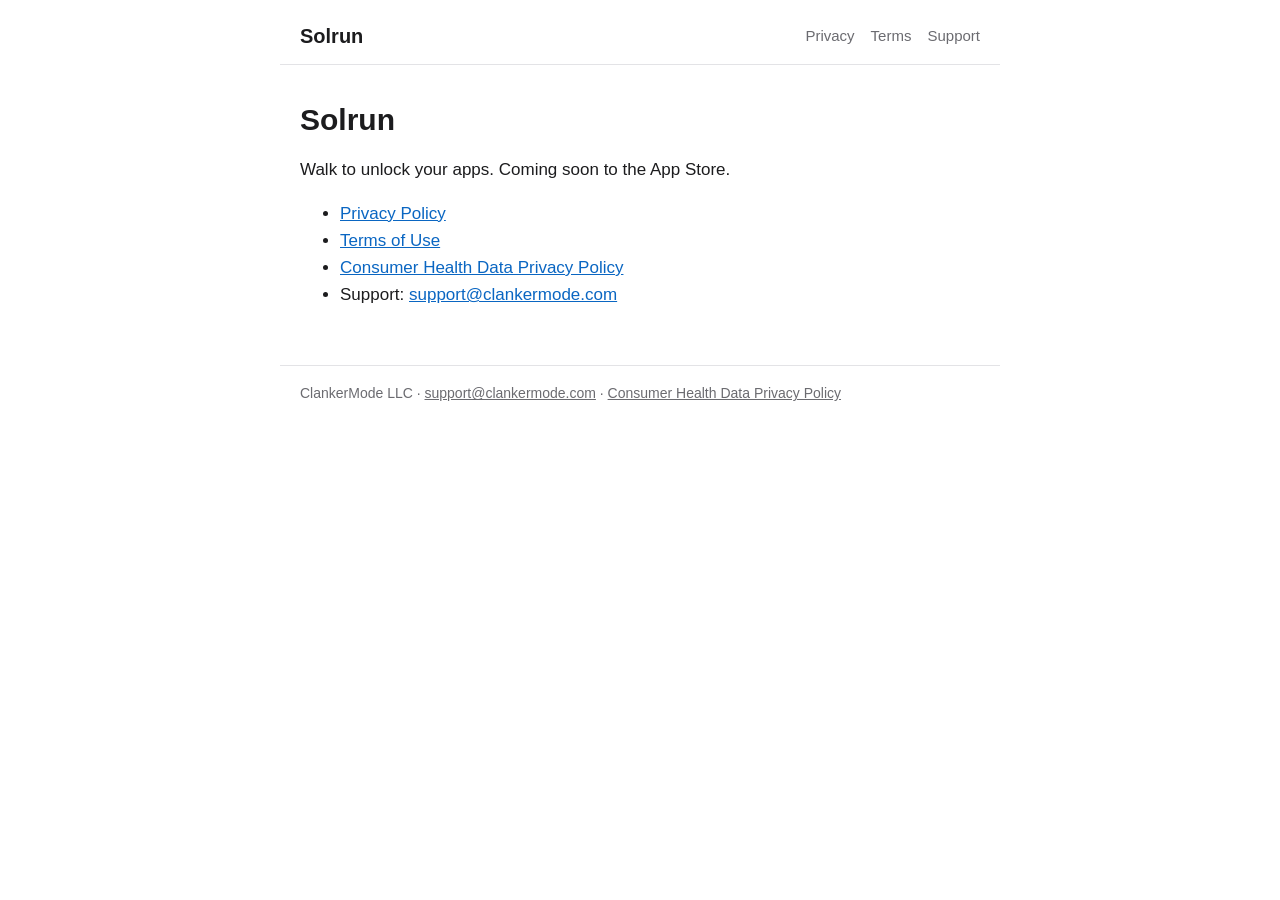
<file: index.html>
<!doctype html>
<html lang="en">
<head>
<meta charset="utf-8">
<meta name="viewport" content="width=device-width, initial-scale=1">
<title>Solrun</title>
<meta name="description" content="Solrun: walk to unlock your apps.">
<link rel="stylesheet" href="/style.css">
</head>
<body>
<header class="site">
  <a class="brand" href="/">Solrun</a>
  <nav><a href="/privacy/">Privacy</a><a href="/terms/">Terms</a><a href="mailto:support@clankermode.com">Support</a></nav>
</header>
<main>
<h1 id="solrun">Solrun</h1>
<p>Walk to unlock your apps. Coming soon to the App Store.</p>
<ul>
<li><a href="/privacy/">Privacy Policy</a></li>
<li><a href="/terms/">Terms of Use</a></li>
<li><a href="/health/">Consumer Health Data Privacy Policy</a></li>
<li>Support: <a
href="mailto:support@clankermode.com"><span>support@clankermode.com</span></a></li>
</ul>
</main>
<footer class="site">ClankerMode LLC &middot; <a href="mailto:support@clankermode.com">support@clankermode.com</a> &middot; <a href="/health/">Consumer Health Data Privacy Policy</a></footer>
</body>
</html>
</file>
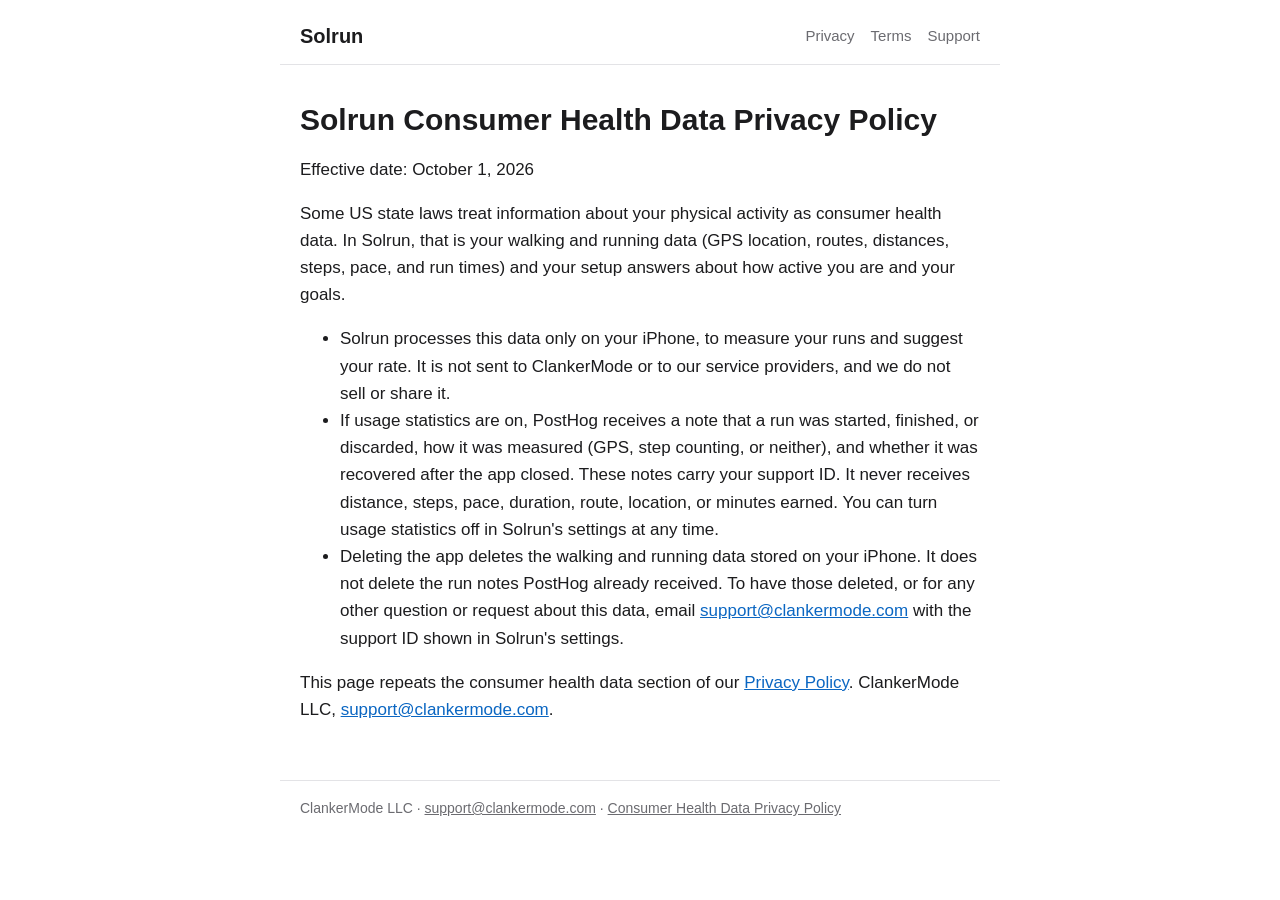
<file: health/index.html>
<!doctype html>
<html lang="en">
<head>
<meta charset="utf-8">
<meta name="viewport" content="width=device-width, initial-scale=1">
<title>Solrun Consumer Health Data Privacy Policy</title>
<meta name="description" content="How Solrun handles consumer health
data.">
<link rel="stylesheet" href="/style.css">
</head>
<body>
<header class="site">
  <a class="brand" href="/">Solrun</a>
  <nav><a href="/privacy/">Privacy</a><a href="/terms/">Terms</a><a href="mailto:support@clankermode.com">Support</a></nav>
</header>
<main>
<h1 id="solrun-consumer-health-data-privacy-policy">Solrun Consumer
Health Data Privacy Policy</h1>
<p>Effective date: October 1, 2026</p>
<p>Some US state laws treat information about your physical activity as
consumer health data. In Solrun, that is your walking and running data
(GPS location, routes, distances, steps, pace, and run times) and your
setup answers about how active you are and your goals.</p>
<ul>
<li>Solrun processes this data only on your iPhone, to measure your runs
and suggest your rate. It is not sent to ClankerMode or to our service
providers, and we do not sell or share it.</li>
<li>If usage statistics are on, PostHog receives a note that a run was
started, finished, or discarded, how it was measured (GPS, step
counting, or neither), and whether it was recovered after the app
closed. These notes carry your support ID. It never receives distance,
steps, pace, duration, route, location, or minutes earned. You can turn
usage statistics off in Solrun's settings at any time.</li>
<li>Deleting the app deletes the walking and running data stored on your
iPhone. It does not delete the run notes PostHog already received. To
have those deleted, or for any other question or request about this
data, email <a
href="mailto:support@clankermode.com">support@clankermode.com</a> with
the support ID shown in Solrun's settings.</li>
</ul>
<p>This page repeats the consumer health data section of our <a
href="/privacy/">Privacy Policy</a>. ClankerMode LLC, <a
href="mailto:support@clankermode.com"><span>support@clankermode.com</span></a>.</p>
</main>
<footer class="site">ClankerMode LLC &middot; <a href="mailto:support@clankermode.com">support@clankermode.com</a> &middot; <a href="/health/">Consumer Health Data Privacy Policy</a></footer>
</body>
</html>
</file>
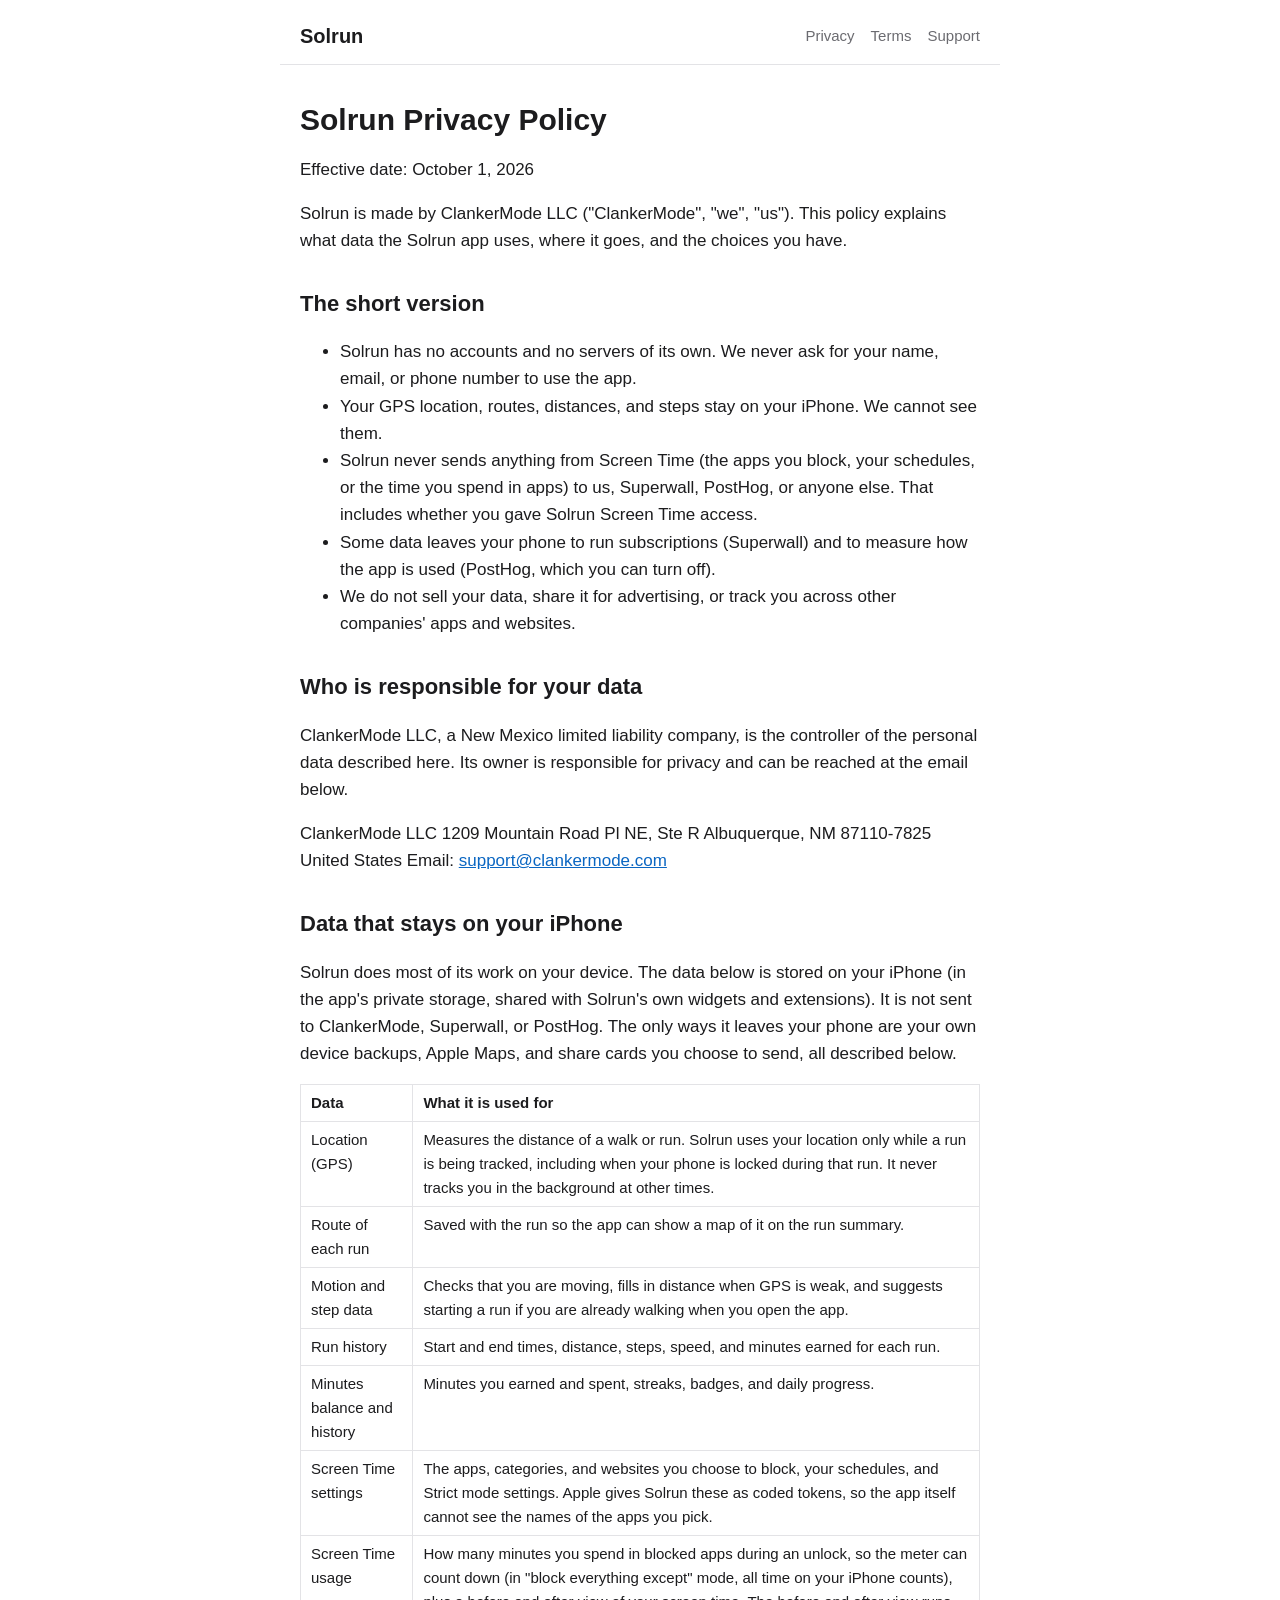
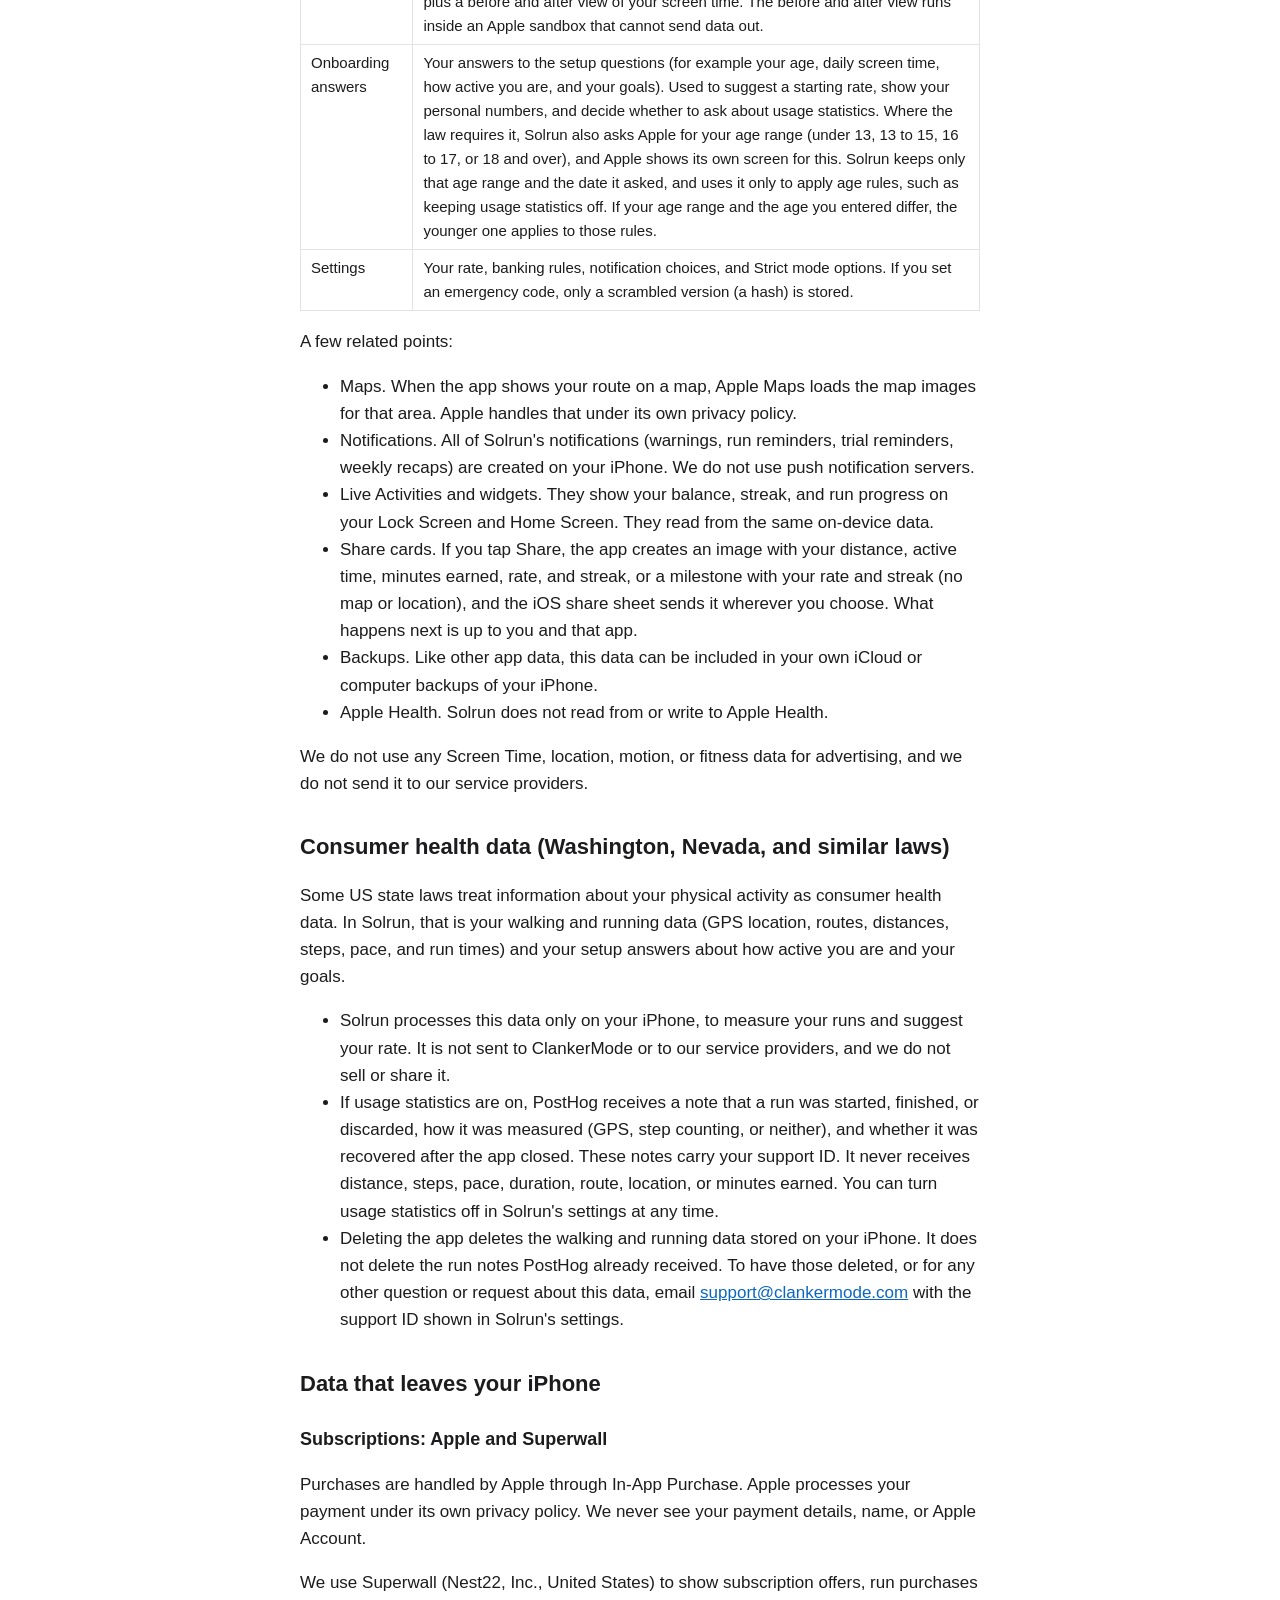
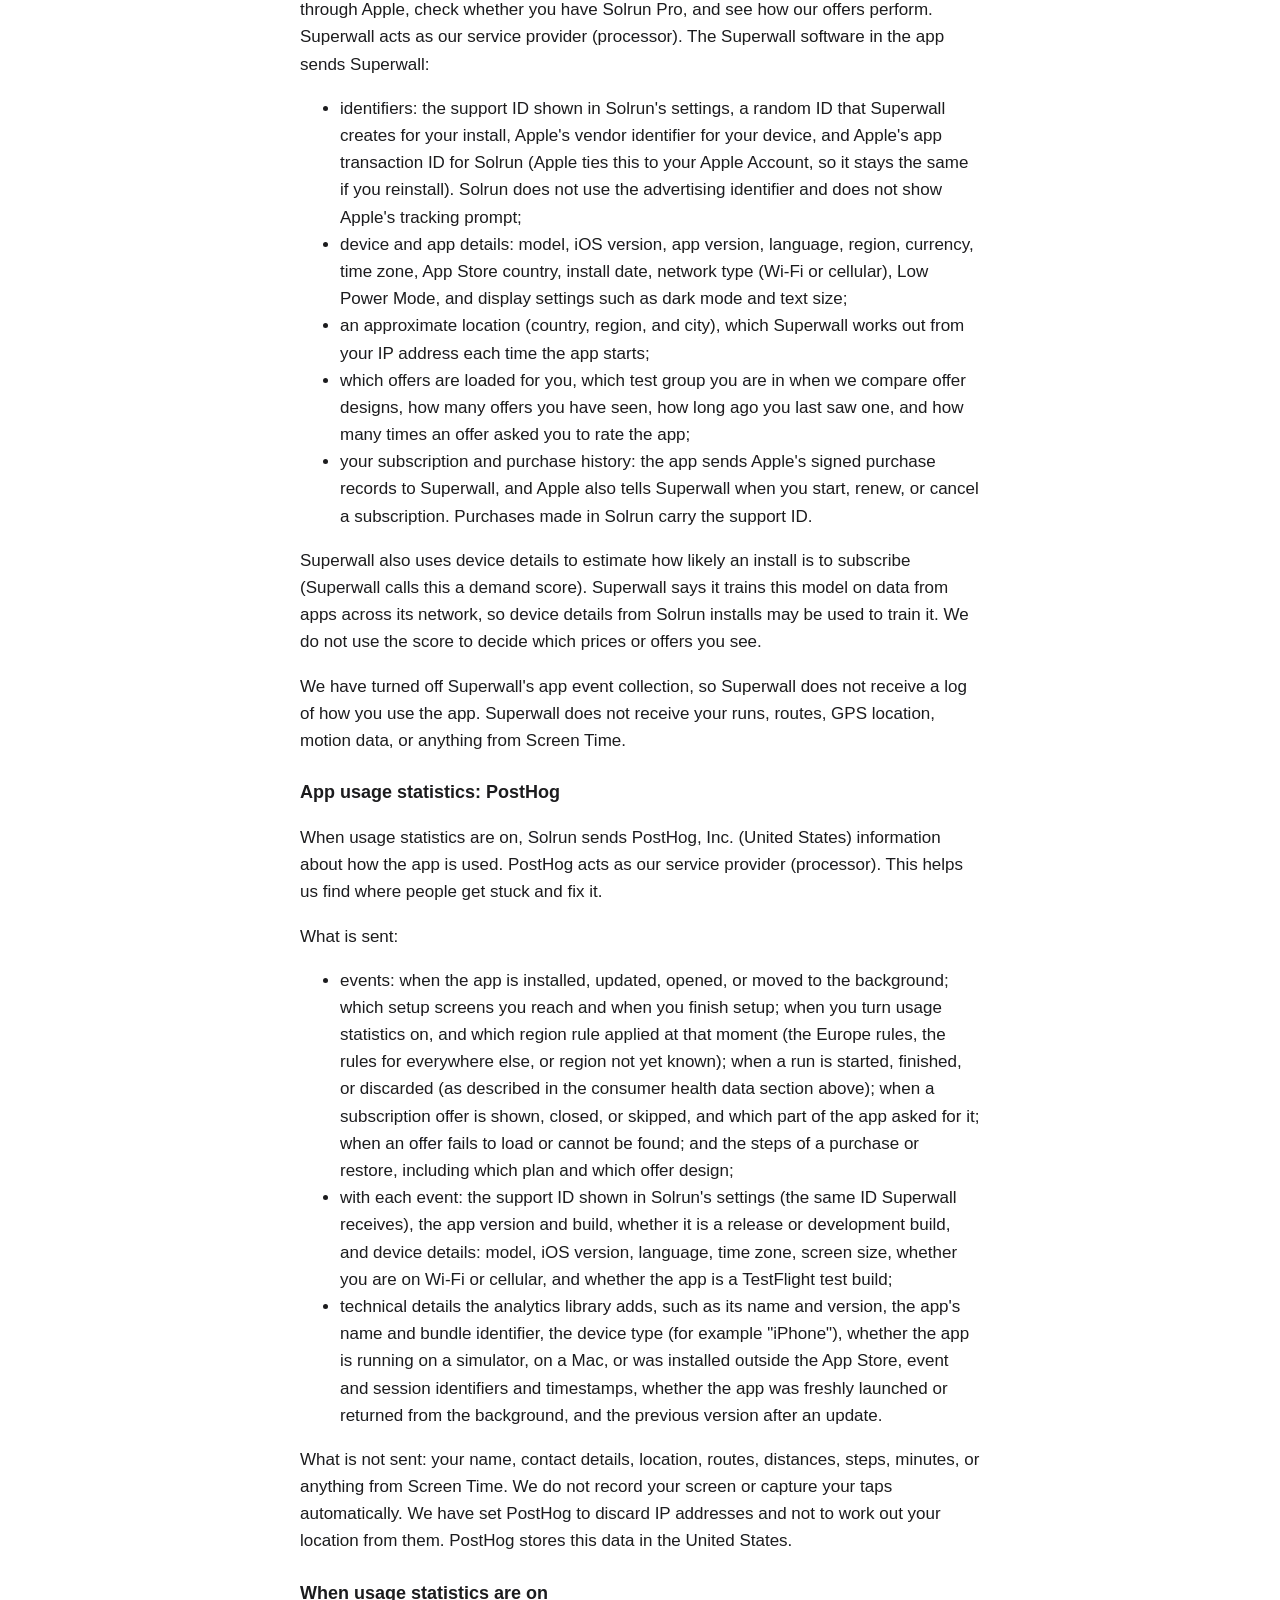
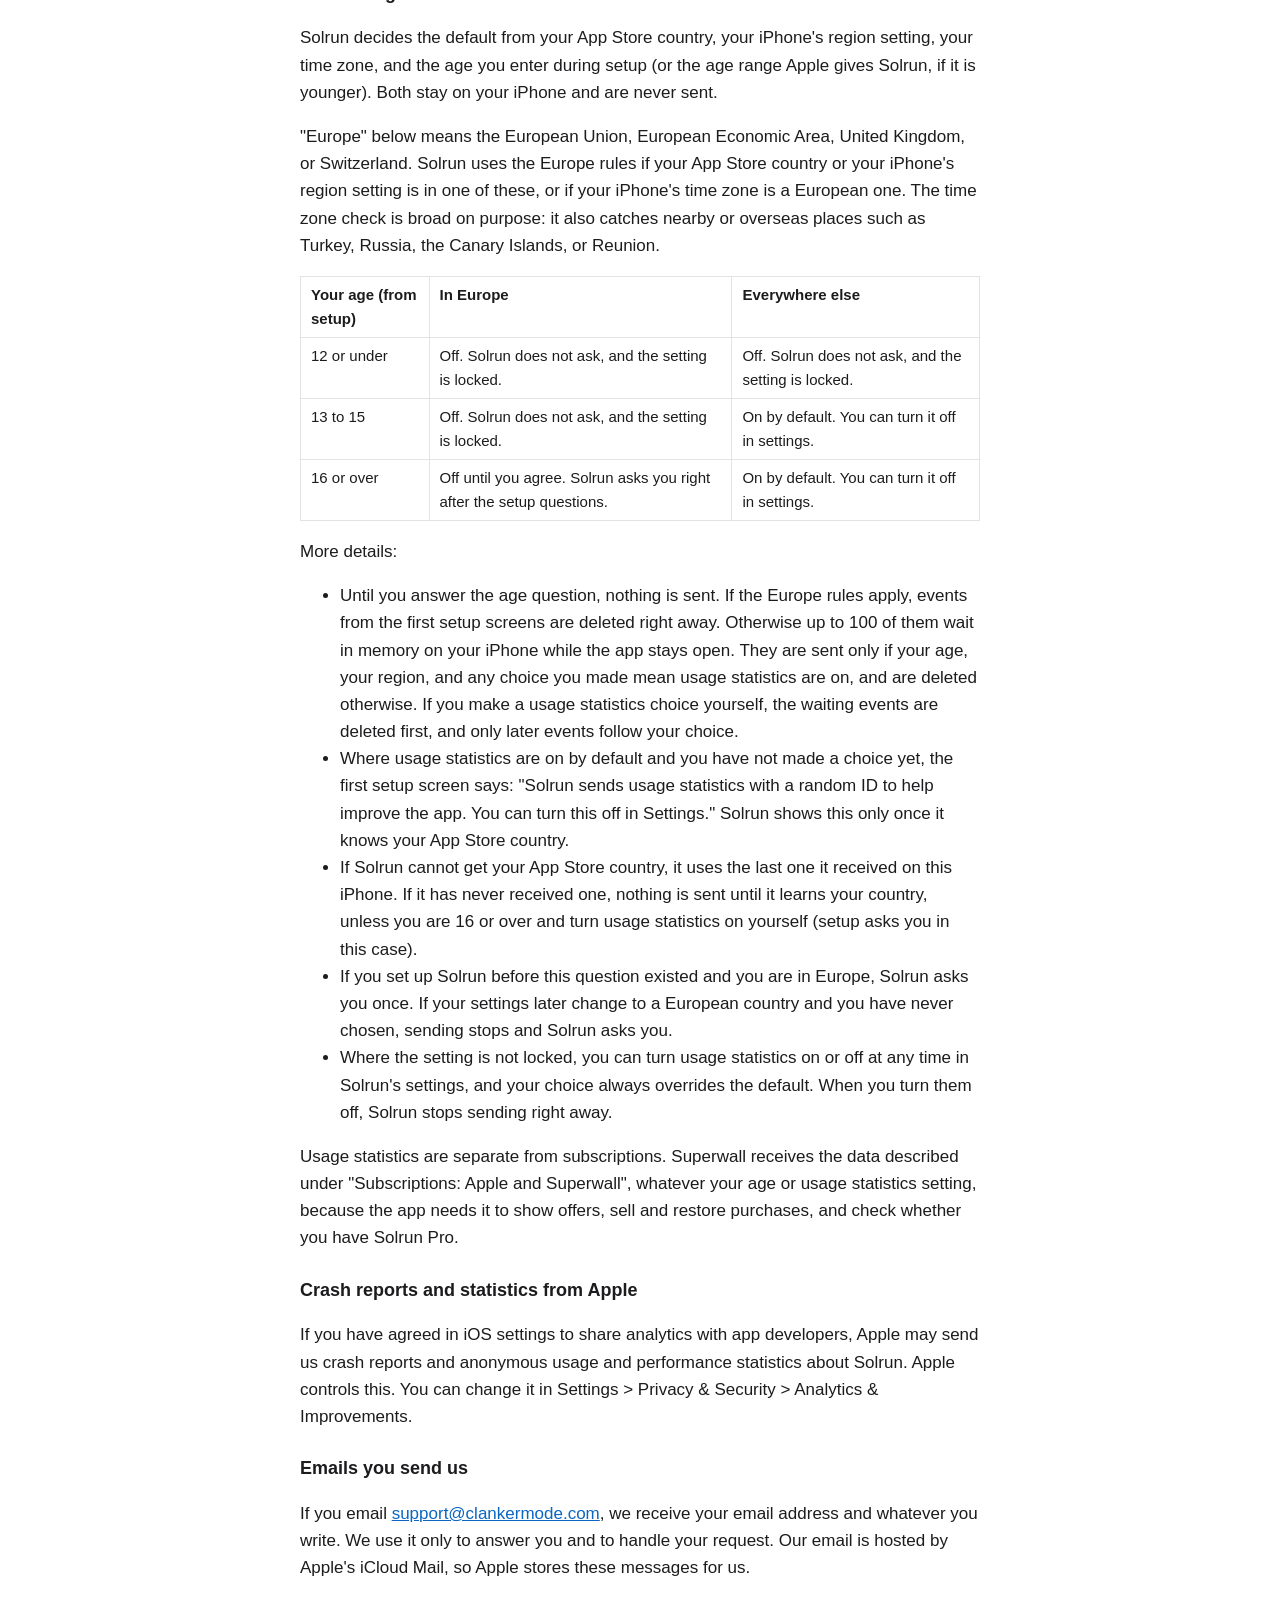
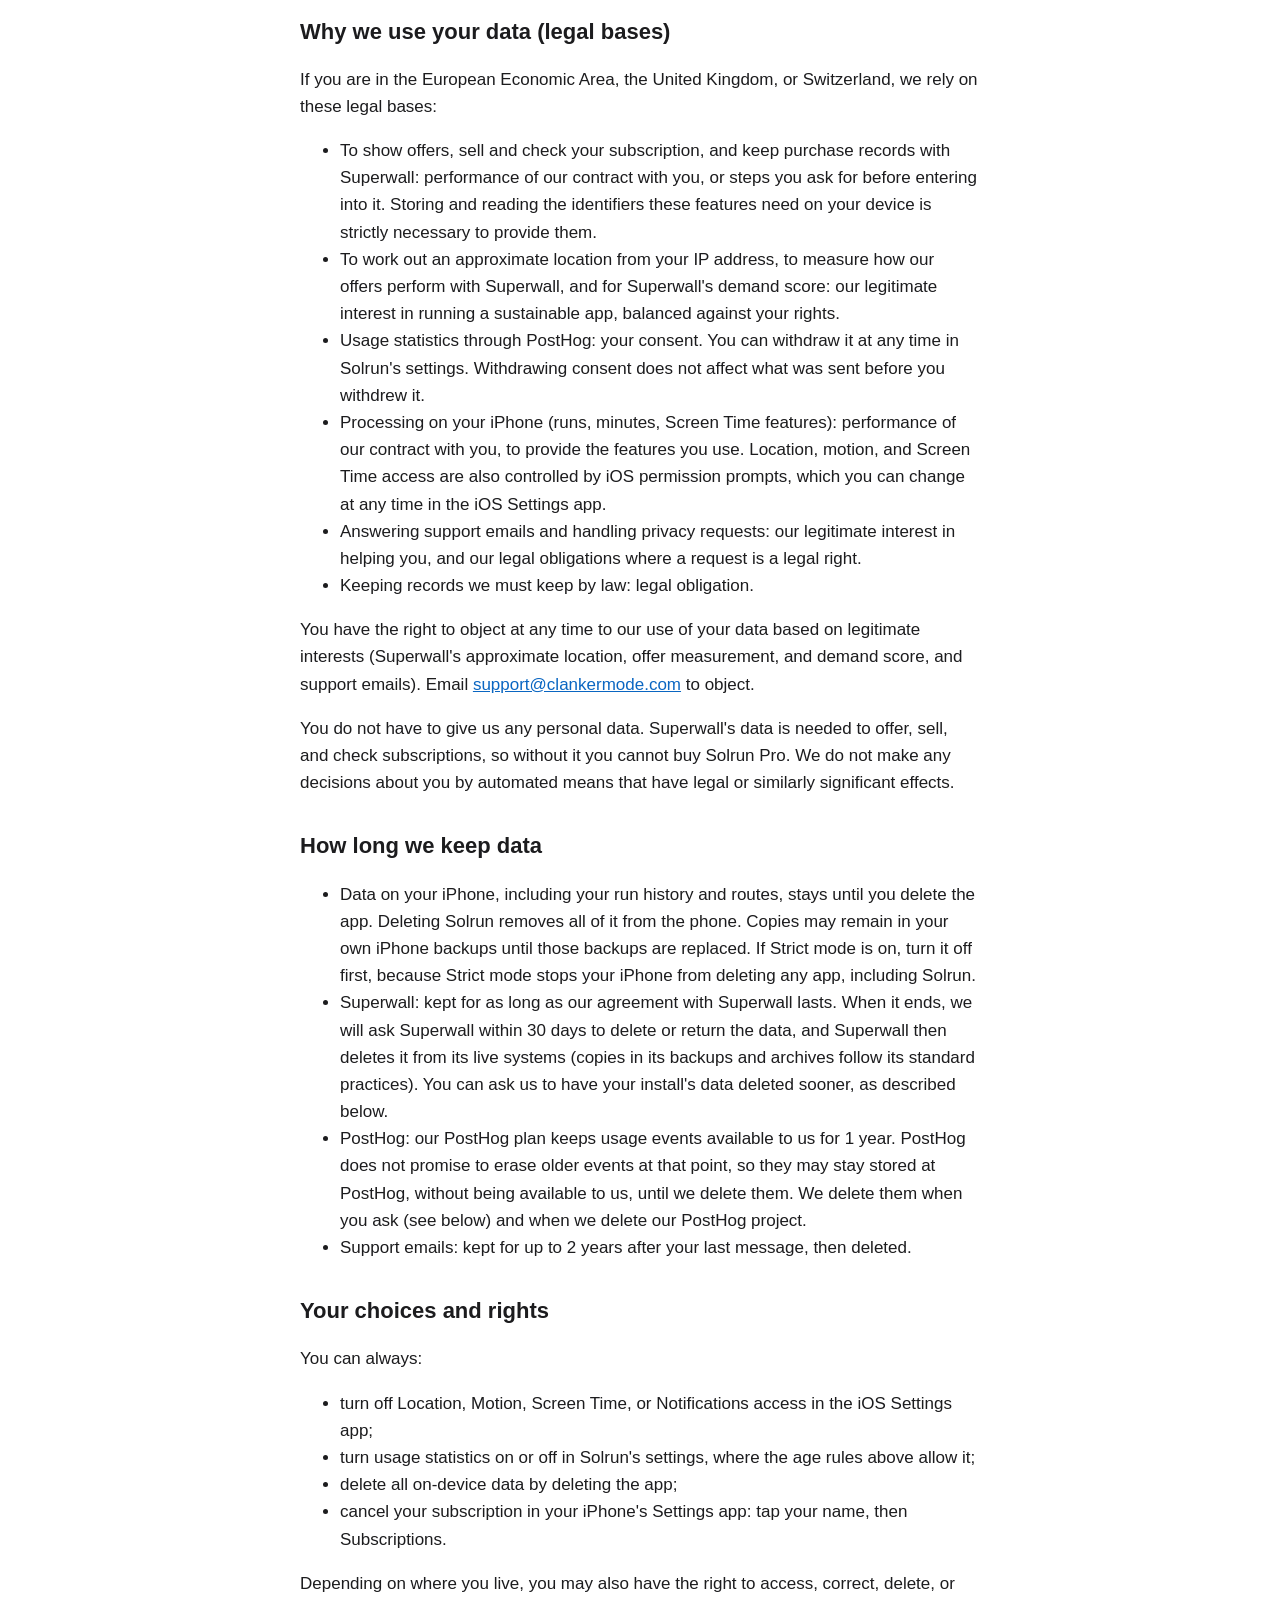
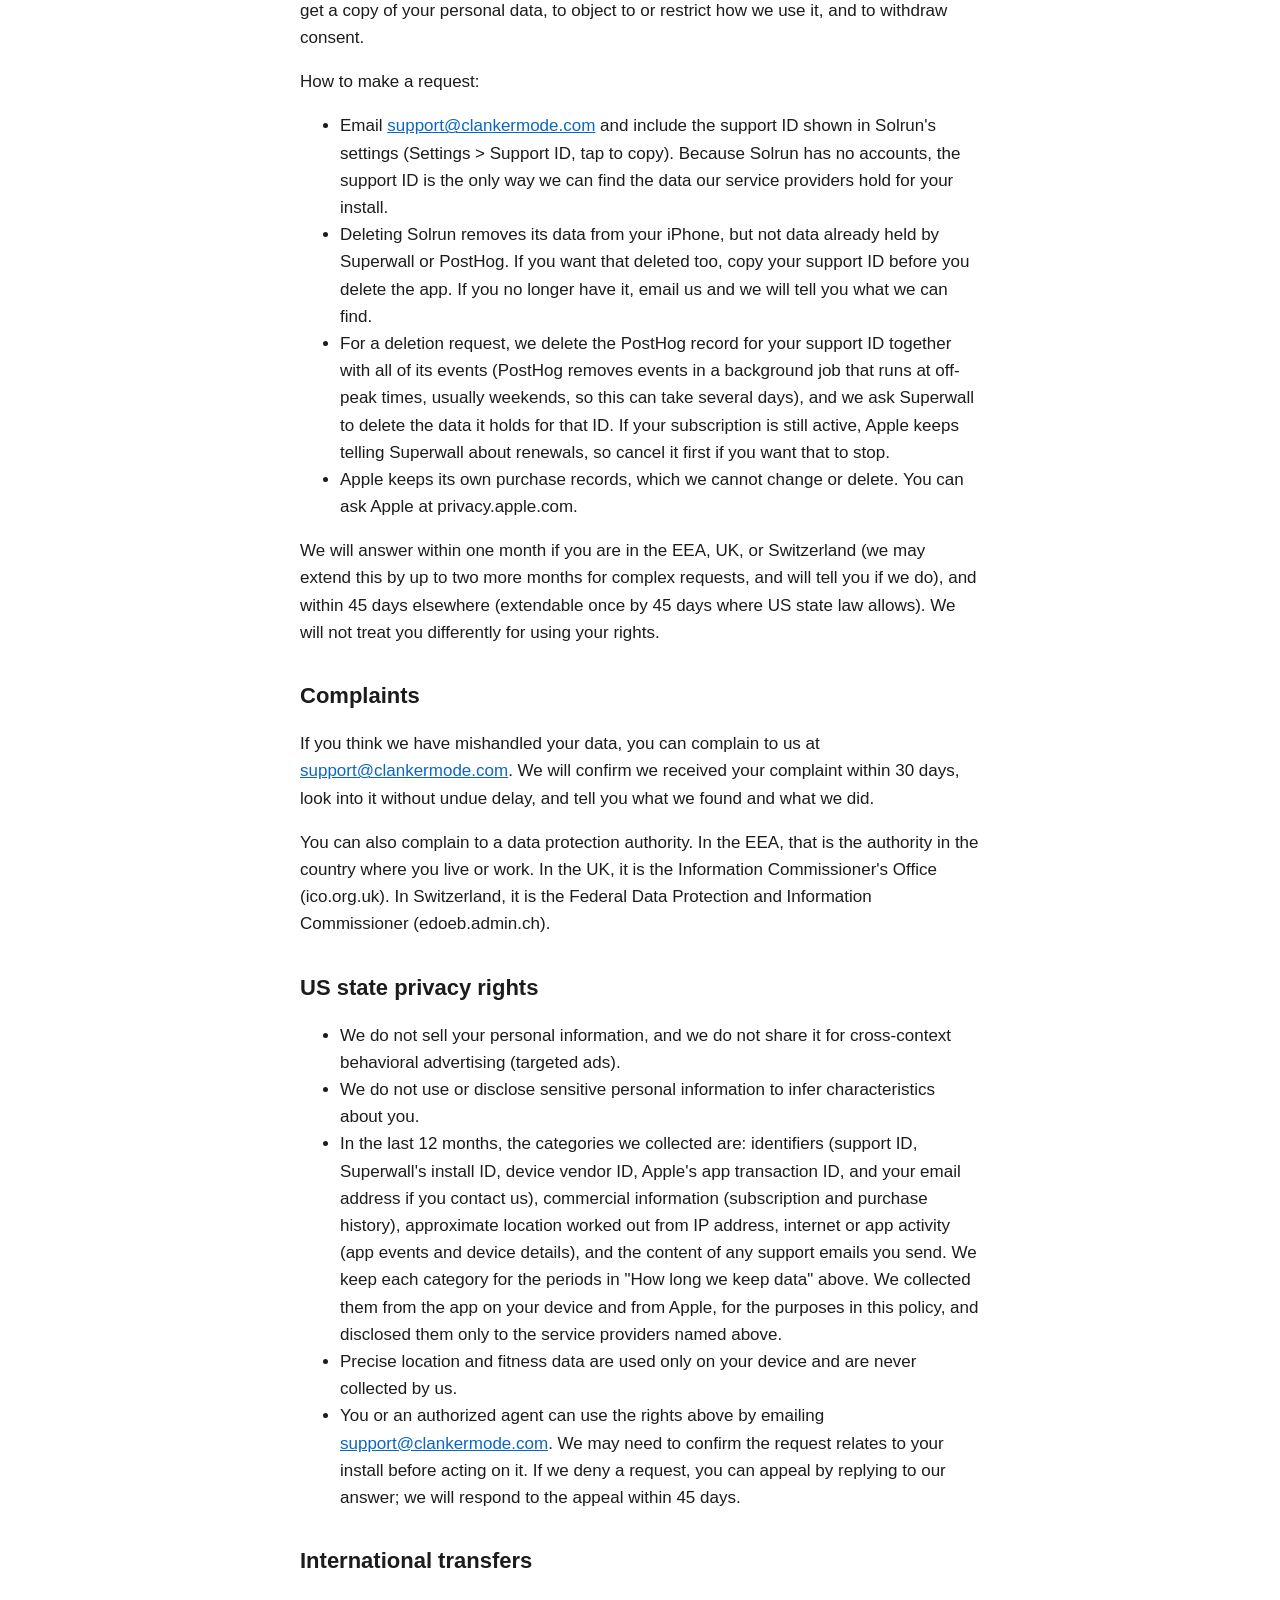
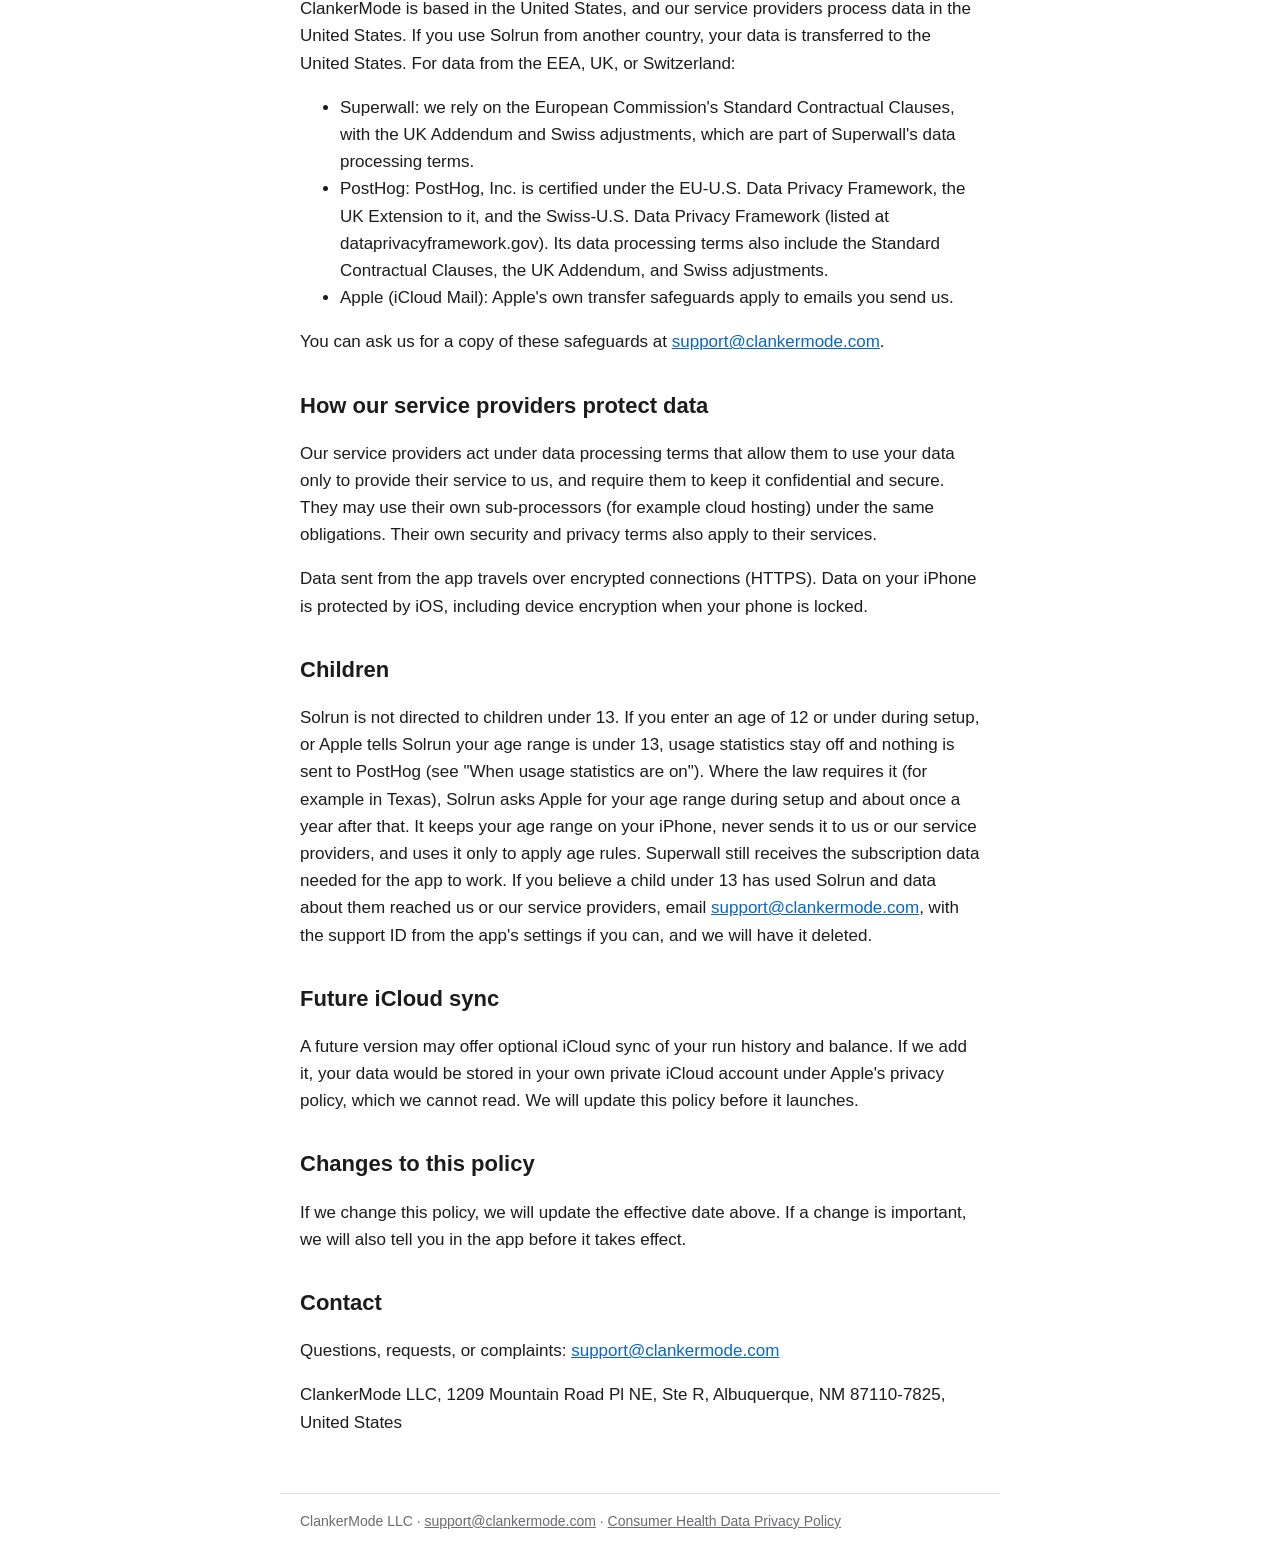
<file: privacy/index.html>
<!doctype html>
<html lang="en">
<head>
<meta charset="utf-8">
<meta name="viewport" content="width=device-width, initial-scale=1">
<title>Solrun Privacy Policy</title>
<meta name="description" content="How Solrun handles your data.">
<link rel="stylesheet" href="/style.css">
</head>
<body>
<header class="site">
  <a class="brand" href="/">Solrun</a>
  <nav><a href="/privacy/">Privacy</a><a href="/terms/">Terms</a><a href="mailto:support@clankermode.com">Support</a></nav>
</header>
<main>
<h1 id="solrun-privacy-policy">Solrun Privacy Policy</h1>
<p>Effective date: October 1, 2026</p>
<p>Solrun is made by ClankerMode LLC ("ClankerMode", "we", "us"). This
policy explains what data the Solrun app uses, where it goes, and the
choices you have.</p>
<h2 id="the-short-version">The short version</h2>
<ul>
<li>Solrun has no accounts and no servers of its own. We never ask for
your name, email, or phone number to use the app.</li>
<li>Your GPS location, routes, distances, and steps stay on your iPhone.
We cannot see them.</li>
<li>Solrun never sends anything from Screen Time (the apps you block,
your schedules, or the time you spend in apps) to us, Superwall,
PostHog, or anyone else. That includes whether you gave Solrun Screen
Time access.</li>
<li>Some data leaves your phone to run subscriptions (Superwall) and to
measure how the app is used (PostHog, which you can turn off).</li>
<li>We do not sell your data, share it for advertising, or track you
across other companies' apps and websites.</li>
</ul>
<h2 id="who-is-responsible-for-your-data">Who is responsible for your
data</h2>
<p>ClankerMode LLC, a New Mexico limited liability company, is the
controller of the personal data described here. Its owner is responsible
for privacy and can be reached at the email below.</p>
<p>ClankerMode LLC 1209 Mountain Road Pl NE, Ste R Albuquerque, NM
87110-7825 United States Email: <a
href="mailto:support@clankermode.com">support@clankermode.com</a></p>
<h2 id="data-that-stays-on-your-iphone">Data that stays on your
iPhone</h2>
<p>Solrun does most of its work on your device. The data below is stored
on your iPhone (in the app's private storage, shared with Solrun's own
widgets and extensions). It is not sent to ClankerMode, Superwall, or
PostHog. The only ways it leaves your phone are your own device backups,
Apple Maps, and share cards you choose to send, all described below.</p>
<table>
<thead>
<tr>
<th>Data</th>
<th>What it is used for</th>
</tr>
</thead>
<tbody>
<tr>
<td>Location (GPS)</td>
<td>Measures the distance of a walk or run. Solrun uses your location
only while a run is being tracked, including when your phone is locked
during that run. It never tracks you in the background at other
times.</td>
</tr>
<tr>
<td>Route of each run</td>
<td>Saved with the run so the app can show a map of it on the run
summary.</td>
</tr>
<tr>
<td>Motion and step data</td>
<td>Checks that you are moving, fills in distance when GPS is weak, and
suggests starting a run if you are already walking when you open the
app.</td>
</tr>
<tr>
<td>Run history</td>
<td>Start and end times, distance, steps, speed, and minutes earned for
each run.</td>
</tr>
<tr>
<td>Minutes balance and history</td>
<td>Minutes you earned and spent, streaks, badges, and daily
progress.</td>
</tr>
<tr>
<td>Screen Time settings</td>
<td>The apps, categories, and websites you choose to block, your
schedules, and Strict mode settings. Apple gives Solrun these as coded
tokens, so the app itself cannot see the names of the apps you
pick.</td>
</tr>
<tr>
<td>Screen Time usage</td>
<td>How many minutes you spend in blocked apps during an unlock, so the
meter can count down (in "block everything except" mode, all time on
your iPhone counts), plus a before and after view of your screen time.
The before and after view runs inside an Apple sandbox that cannot send
data out.</td>
</tr>
<tr>
<td>Onboarding answers</td>
<td>Your answers to the setup questions (for example your age, daily
screen time, how active you are, and your goals). Used to suggest a
starting rate, show your personal numbers, and decide whether to ask
about usage statistics. Where the law requires it, Solrun also asks
Apple for your age range (under 13, 13 to 15, 16 to 17, or 18 and over),
and Apple shows its own screen for this. Solrun keeps only that age
range and the date it asked, and uses it only to apply age rules, such
as keeping usage statistics off. If your age range and the age you
entered differ, the younger one applies to those rules.</td>
</tr>
<tr>
<td>Settings</td>
<td>Your rate, banking rules, notification choices, and Strict mode
options. If you set an emergency code, only a scrambled version (a hash)
is stored.</td>
</tr>
</tbody>
</table>
<p>A few related points:</p>
<ul>
<li>Maps. When the app shows your route on a map, Apple Maps loads the
map images for that area. Apple handles that under its own privacy
policy.</li>
<li>Notifications. All of Solrun's notifications (warnings, run
reminders, trial reminders, weekly recaps) are created on your iPhone.
We do not use push notification servers.</li>
<li>Live Activities and widgets. They show your balance, streak, and run
progress on your Lock Screen and Home Screen. They read from the same
on-device data.</li>
<li>Share cards. If you tap Share, the app creates an image with your
distance, active time, minutes earned, rate, and streak, or a milestone
with your rate and streak (no map or location), and the iOS share sheet
sends it wherever you choose. What happens next is up to you and that
app.</li>
<li>Backups. Like other app data, this data can be included in your own
iCloud or computer backups of your iPhone.</li>
<li>Apple Health. Solrun does not read from or write to Apple
Health.</li>
</ul>
<p>We do not use any Screen Time, location, motion, or fitness data for
advertising, and we do not send it to our service providers.</p>
<h2
id="consumer-health-data-washington-nevada-and-similar-laws">Consumer
health data (Washington, Nevada, and similar laws)</h2>
<p>Some US state laws treat information about your physical activity as
consumer health data. In Solrun, that is your walking and running data
(GPS location, routes, distances, steps, pace, and run times) and your
setup answers about how active you are and your goals.</p>
<ul>
<li>Solrun processes this data only on your iPhone, to measure your runs
and suggest your rate. It is not sent to ClankerMode or to our service
providers, and we do not sell or share it.</li>
<li>If usage statistics are on, PostHog receives a note that a run was
started, finished, or discarded, how it was measured (GPS, step
counting, or neither), and whether it was recovered after the app
closed. These notes carry your support ID. It never receives distance,
steps, pace, duration, route, location, or minutes earned. You can turn
usage statistics off in Solrun's settings at any time.</li>
<li>Deleting the app deletes the walking and running data stored on your
iPhone. It does not delete the run notes PostHog already received. To
have those deleted, or for any other question or request about this
data, email <a
href="mailto:support@clankermode.com">support@clankermode.com</a> with
the support ID shown in Solrun's settings.</li>
</ul>
<h2 id="data-that-leaves-your-iphone">Data that leaves your iPhone</h2>
<h3 id="subscriptions-apple-and-superwall">Subscriptions: Apple and
Superwall</h3>
<p>Purchases are handled by Apple through In-App Purchase. Apple
processes your payment under its own privacy policy. We never see your
payment details, name, or Apple Account.</p>
<p>We use Superwall (Nest22, Inc., United States) to show subscription
offers, run purchases through Apple, check whether you have Solrun Pro,
and see how our offers perform. Superwall acts as our service provider
(processor). The Superwall software in the app sends Superwall:</p>
<ul>
<li>identifiers: the support ID shown in Solrun's settings, a random ID
that Superwall creates for your install, Apple's vendor identifier for
your device, and Apple's app transaction ID for Solrun (Apple ties this
to your Apple Account, so it stays the same if you reinstall). Solrun
does not use the advertising identifier and does not show Apple's
tracking prompt;</li>
<li>device and app details: model, iOS version, app version, language,
region, currency, time zone, App Store country, install date, network
type (Wi-Fi or cellular), Low Power Mode, and display settings such as
dark mode and text size;</li>
<li>an approximate location (country, region, and city), which Superwall
works out from your IP address each time the app starts;</li>
<li>which offers are loaded for you, which test group you are in when we
compare offer designs, how many offers you have seen, how long ago you
last saw one, and how many times an offer asked you to rate the
app;</li>
<li>your subscription and purchase history: the app sends Apple's signed
purchase records to Superwall, and Apple also tells Superwall when you
start, renew, or cancel a subscription. Purchases made in Solrun carry
the support ID.</li>
</ul>
<p>Superwall also uses device details to estimate how likely an install
is to subscribe (Superwall calls this a demand score). Superwall says it
trains this model on data from apps across its network, so device
details from Solrun installs may be used to train it. We do not use the
score to decide which prices or offers you see.</p>
<p>We have turned off Superwall's app event collection, so Superwall
does not receive a log of how you use the app. Superwall does not
receive your runs, routes, GPS location, motion data, or anything from
Screen Time.</p>
<h3 id="app-usage-statistics-posthog">App usage statistics: PostHog</h3>
<p>When usage statistics are on, Solrun sends PostHog, Inc. (United
States) information about how the app is used. PostHog acts as our
service provider (processor). This helps us find where people get stuck
and fix it.</p>
<p>What is sent:</p>
<ul>
<li>events: when the app is installed, updated, opened, or moved to the
background; which setup screens you reach and when you finish setup;
when you turn usage statistics on, and which region rule applied at that
moment (the Europe rules, the rules for everywhere else, or region not
yet known); when a run is started, finished, or discarded (as described
in the consumer health data section above); when a subscription offer is
shown, closed, or skipped, and which part of the app asked for it; when
an offer fails to load or cannot be found; and the steps of a purchase
or restore, including which plan and which offer design;</li>
<li>with each event: the support ID shown in Solrun's settings (the same
ID Superwall receives), the app version and build, whether it is a
release or development build, and device details: model, iOS version,
language, time zone, screen size, whether you are on Wi-Fi or cellular,
and whether the app is a TestFlight test build;</li>
<li>technical details the analytics library adds, such as its name and
version, the app's name and bundle identifier, the device type (for
example "iPhone"), whether the app is running on a simulator, on a Mac,
or was installed outside the App Store, event and session identifiers
and timestamps, whether the app was freshly launched or returned from
the background, and the previous version after an update.</li>
</ul>
<p>What is not sent: your name, contact details, location, routes,
distances, steps, minutes, or anything from Screen Time. We do not
record your screen or capture your taps automatically. We have set
PostHog to discard IP addresses and not to work out your location from
them. PostHog stores this data in the United States.</p>
<h3 id="when-usage-statistics-are-on">When usage statistics are on</h3>
<p>Solrun decides the default from your App Store country, your iPhone's
region setting, your time zone, and the age you enter during setup (or
the age range Apple gives Solrun, if it is younger). Both stay on your
iPhone and are never sent.</p>
<p>"Europe" below means the European Union, European Economic Area,
United Kingdom, or Switzerland. Solrun uses the Europe rules if your App
Store country or your iPhone's region setting is in one of these, or if
your iPhone's time zone is a European one. The time zone check is broad
on purpose: it also catches nearby or overseas places such as Turkey,
Russia, the Canary Islands, or Reunion.</p>
<table>
<thead>
<tr>
<th>Your age (from setup)</th>
<th>In Europe</th>
<th>Everywhere else</th>
</tr>
</thead>
<tbody>
<tr>
<td>12 or under</td>
<td>Off. Solrun does not ask, and the setting is locked.</td>
<td>Off. Solrun does not ask, and the setting is locked.</td>
</tr>
<tr>
<td>13 to 15</td>
<td>Off. Solrun does not ask, and the setting is locked.</td>
<td>On by default. You can turn it off in settings.</td>
</tr>
<tr>
<td>16 or over</td>
<td>Off until you agree. Solrun asks you right after the setup
questions.</td>
<td>On by default. You can turn it off in settings.</td>
</tr>
</tbody>
</table>
<p>More details:</p>
<ul>
<li>Until you answer the age question, nothing is sent. If the Europe
rules apply, events from the first setup screens are deleted right away.
Otherwise up to 100 of them wait in memory on your iPhone while the app
stays open. They are sent only if your age, your region, and any choice
you made mean usage statistics are on, and are deleted otherwise. If you
make a usage statistics choice yourself, the waiting events are deleted
first, and only later events follow your choice.</li>
<li>Where usage statistics are on by default and you have not made a
choice yet, the first setup screen says: "Solrun sends usage statistics
with a random ID to help improve the app. You can turn this off in
Settings." Solrun shows this only once it knows your App Store
country.</li>
<li>If Solrun cannot get your App Store country, it uses the last one it
received on this iPhone. If it has never received one, nothing is sent
until it learns your country, unless you are 16 or over and turn usage
statistics on yourself (setup asks you in this case).</li>
<li>If you set up Solrun before this question existed and you are in
Europe, Solrun asks you once. If your settings later change to a
European country and you have never chosen, sending stops and Solrun
asks you.</li>
<li>Where the setting is not locked, you can turn usage statistics on or
off at any time in Solrun's settings, and your choice always overrides
the default. When you turn them off, Solrun stops sending right
away.</li>
</ul>
<p>Usage statistics are separate from subscriptions. Superwall receives
the data described under "Subscriptions: Apple and Superwall", whatever
your age or usage statistics setting, because the app needs it to show
offers, sell and restore purchases, and check whether you have Solrun
Pro.</p>
<h3 id="crash-reports-and-statistics-from-apple">Crash reports and
statistics from Apple</h3>
<p>If you have agreed in iOS settings to share analytics with app
developers, Apple may send us crash reports and anonymous usage and
performance statistics about Solrun. Apple controls this. You can change
it in Settings &gt; Privacy &amp; Security &gt; Analytics &amp;
Improvements.</p>
<h3 id="emails-you-send-us">Emails you send us</h3>
<p>If you email <a
href="mailto:support@clankermode.com">support@clankermode.com</a>, we
receive your email address and whatever you write. We use it only to
answer you and to handle your request. Our email is hosted by Apple's
iCloud Mail, so Apple stores these messages for us.</p>
<h2 id="why-we-use-your-data-legal-bases">Why we use your data (legal
bases)</h2>
<p>If you are in the European Economic Area, the United Kingdom, or
Switzerland, we rely on these legal bases:</p>
<ul>
<li>To show offers, sell and check your subscription, and keep purchase
records with Superwall: performance of our contract with you, or steps
you ask for before entering into it. Storing and reading the identifiers
these features need on your device is strictly necessary to provide
them.</li>
<li>To work out an approximate location from your IP address, to measure
how our offers perform with Superwall, and for Superwall's demand score:
our legitimate interest in running a sustainable app, balanced against
your rights.</li>
<li>Usage statistics through PostHog: your consent. You can withdraw it
at any time in Solrun's settings. Withdrawing consent does not affect
what was sent before you withdrew it.</li>
<li>Processing on your iPhone (runs, minutes, Screen Time features):
performance of our contract with you, to provide the features you use.
Location, motion, and Screen Time access are also controlled by iOS
permission prompts, which you can change at any time in the iOS Settings
app.</li>
<li>Answering support emails and handling privacy requests: our
legitimate interest in helping you, and our legal obligations where a
request is a legal right.</li>
<li>Keeping records we must keep by law: legal obligation.</li>
</ul>
<p>You have the right to object at any time to our use of your data
based on legitimate interests (Superwall's approximate location, offer
measurement, and demand score, and support emails). Email <a
href="mailto:support@clankermode.com">support@clankermode.com</a> to
object.</p>
<p>You do not have to give us any personal data. Superwall's data is
needed to offer, sell, and check subscriptions, so without it you cannot
buy Solrun Pro. We do not make any decisions about you by automated
means that have legal or similarly significant effects.</p>
<h2 id="how-long-we-keep-data">How long we keep data</h2>
<ul>
<li>Data on your iPhone, including your run history and routes, stays
until you delete the app. Deleting Solrun removes all of it from the
phone. Copies may remain in your own iPhone backups until those backups
are replaced. If Strict mode is on, turn it off first, because Strict
mode stops your iPhone from deleting any app, including Solrun.</li>
<li>Superwall: kept for as long as our agreement with Superwall lasts.
When it ends, we will ask Superwall within 30 days to delete or return
the data, and Superwall then deletes it from its live systems (copies in
its backups and archives follow its standard practices). You can ask us
to have your install's data deleted sooner, as described below.</li>
<li>PostHog: our PostHog plan keeps usage events available to us for 1
year. PostHog does not promise to erase older events at that point, so
they may stay stored at PostHog, without being available to us, until we
delete them. We delete them when you ask (see below) and when we delete
our PostHog project.</li>
<li>Support emails: kept for up to 2 years after your last message, then
deleted.</li>
</ul>
<h2 id="your-choices-and-rights">Your choices and rights</h2>
<p>You can always:</p>
<ul>
<li>turn off Location, Motion, Screen Time, or Notifications access in
the iOS Settings app;</li>
<li>turn usage statistics on or off in Solrun's settings, where the age
rules above allow it;</li>
<li>delete all on-device data by deleting the app;</li>
<li>cancel your subscription in your iPhone's Settings app: tap your
name, then Subscriptions.</li>
</ul>
<p>Depending on where you live, you may also have the right to access,
correct, delete, or get a copy of your personal data, to object to or
restrict how we use it, and to withdraw consent.</p>
<p>How to make a request:</p>
<ul>
<li>Email <a
href="mailto:support@clankermode.com">support@clankermode.com</a> and
include the support ID shown in Solrun's settings (Settings &gt; Support
ID, tap to copy). Because Solrun has no accounts, the support ID is the
only way we can find the data our service providers hold for your
install.</li>
<li>Deleting Solrun removes its data from your iPhone, but not data
already held by Superwall or PostHog. If you want that deleted too, copy
your support ID before you delete the app. If you no longer have it,
email us and we will tell you what we can find.</li>
<li>For a deletion request, we delete the PostHog record for your
support ID together with all of its events (PostHog removes events in a
background job that runs at off-peak times, usually weekends, so this
can take several days), and we ask Superwall to delete the data it holds
for that ID. If your subscription is still active, Apple keeps telling
Superwall about renewals, so cancel it first if you want that to
stop.</li>
<li>Apple keeps its own purchase records, which we cannot change or
delete. You can ask Apple at privacy.apple.com.</li>
</ul>
<p>We will answer within one month if you are in the EEA, UK, or
Switzerland (we may extend this by up to two more months for complex
requests, and will tell you if we do), and within 45 days elsewhere
(extendable once by 45 days where US state law allows). We will not
treat you differently for using your rights.</p>
<h2 id="complaints">Complaints</h2>
<p>If you think we have mishandled your data, you can complain to us at
<a href="mailto:support@clankermode.com">support@clankermode.com</a>. We
will confirm we received your complaint within 30 days, look into it
without undue delay, and tell you what we found and what we did.</p>
<p>You can also complain to a data protection authority. In the EEA,
that is the authority in the country where you live or work. In the UK,
it is the Information Commissioner's Office (ico.org.uk). In
Switzerland, it is the Federal Data Protection and Information
Commissioner (edoeb.admin.ch).</p>
<h2 id="us-state-privacy-rights">US state privacy rights</h2>
<ul>
<li>We do not sell your personal information, and we do not share it for
cross-context behavioral advertising (targeted ads).</li>
<li>We do not use or disclose sensitive personal information to infer
characteristics about you.</li>
<li>In the last 12 months, the categories we collected are: identifiers
(support ID, Superwall's install ID, device vendor ID, Apple's app
transaction ID, and your email address if you contact us), commercial
information (subscription and purchase history), approximate location
worked out from IP address, internet or app activity (app events and
device details), and the content of any support emails you send. We keep
each category for the periods in "How long we keep data" above. We
collected them from the app on your device and from Apple, for the
purposes in this policy, and disclosed them only to the service
providers named above.</li>
<li>Precise location and fitness data are used only on your device and
are never collected by us.</li>
<li>You or an authorized agent can use the rights above by emailing <a
href="mailto:support@clankermode.com">support@clankermode.com</a>. We
may need to confirm the request relates to your install before acting on
it. If we deny a request, you can appeal by replying to our answer; we
will respond to the appeal within 45 days.</li>
</ul>
<h2 id="international-transfers">International transfers</h2>
<p>ClankerMode is based in the United States, and our service providers
process data in the United States. If you use Solrun from another
country, your data is transferred to the United States. For data from
the EEA, UK, or Switzerland:</p>
<ul>
<li>Superwall: we rely on the European Commission's Standard Contractual
Clauses, with the UK Addendum and Swiss adjustments, which are part of
Superwall's data processing terms.</li>
<li>PostHog: PostHog, Inc. is certified under the EU-U.S. Data Privacy
Framework, the UK Extension to it, and the Swiss-U.S. Data Privacy
Framework (listed at dataprivacyframework.gov). Its data processing
terms also include the Standard Contractual Clauses, the UK Addendum,
and Swiss adjustments.</li>
<li>Apple (iCloud Mail): Apple's own transfer safeguards apply to emails
you send us.</li>
</ul>
<p>You can ask us for a copy of these safeguards at <a
href="mailto:support@clankermode.com">support@clankermode.com</a>.</p>
<h2 id="how-our-service-providers-protect-data">How our service
providers protect data</h2>
<p>Our service providers act under data processing terms that allow them
to use your data only to provide their service to us, and require them
to keep it confidential and secure. They may use their own
sub-processors (for example cloud hosting) under the same obligations.
Their own security and privacy terms also apply to their services.</p>
<p>Data sent from the app travels over encrypted connections (HTTPS).
Data on your iPhone is protected by iOS, including device encryption
when your phone is locked.</p>
<h2 id="children">Children</h2>
<p>Solrun is not directed to children under 13. If you enter an age of
12 or under during setup, or Apple tells Solrun your age range is under
13, usage statistics stay off and nothing is sent to PostHog (see "When
usage statistics are on"). Where the law requires it (for example in
Texas), Solrun asks Apple for your age range during setup and about once
a year after that. It keeps your age range on your iPhone, never sends
it to us or our service providers, and uses it only to apply age rules.
Superwall still receives the subscription data needed for the app to
work. If you believe a child under 13 has used Solrun and data about
them reached us or our service providers, email <a
href="mailto:support@clankermode.com">support@clankermode.com</a>, with
the support ID from the app's settings if you can, and we will have it
deleted.</p>
<h2 id="future-icloud-sync">Future iCloud sync</h2>
<p>A future version may offer optional iCloud sync of your run history
and balance. If we add it, your data would be stored in your own private
iCloud account under Apple's privacy policy, which we cannot read. We
will update this policy before it launches.</p>
<h2 id="changes-to-this-policy">Changes to this policy</h2>
<p>If we change this policy, we will update the effective date above. If
a change is important, we will also tell you in the app before it takes
effect.</p>
<h2 id="contact">Contact</h2>
<p>Questions, requests, or complaints: <a
href="mailto:support@clankermode.com">support@clankermode.com</a></p>
<p>ClankerMode LLC, 1209 Mountain Road Pl NE, Ste R, Albuquerque, NM
87110-7825, United States</p>
</main>
<footer class="site">ClankerMode LLC &middot; <a href="mailto:support@clankermode.com">support@clankermode.com</a> &middot; <a href="/health/">Consumer Health Data Privacy Policy</a></footer>
</body>
</html>
</file>
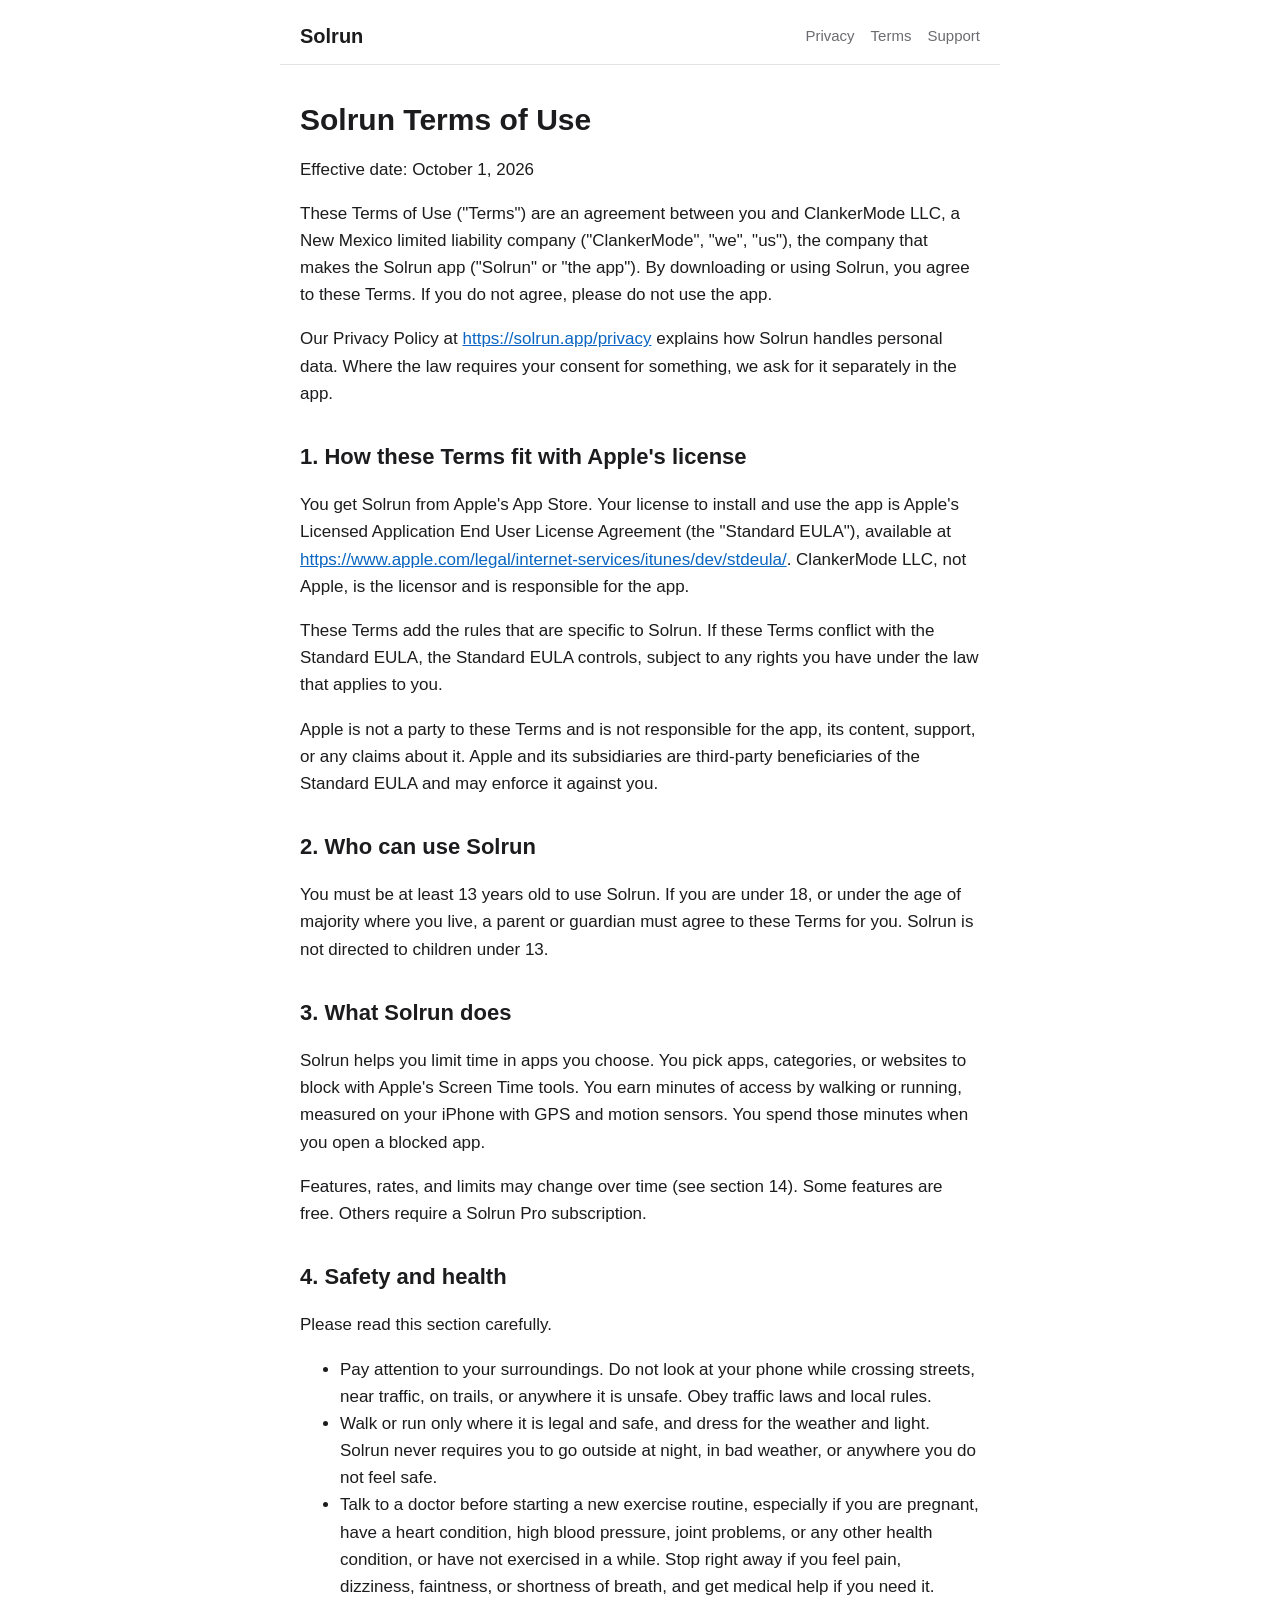
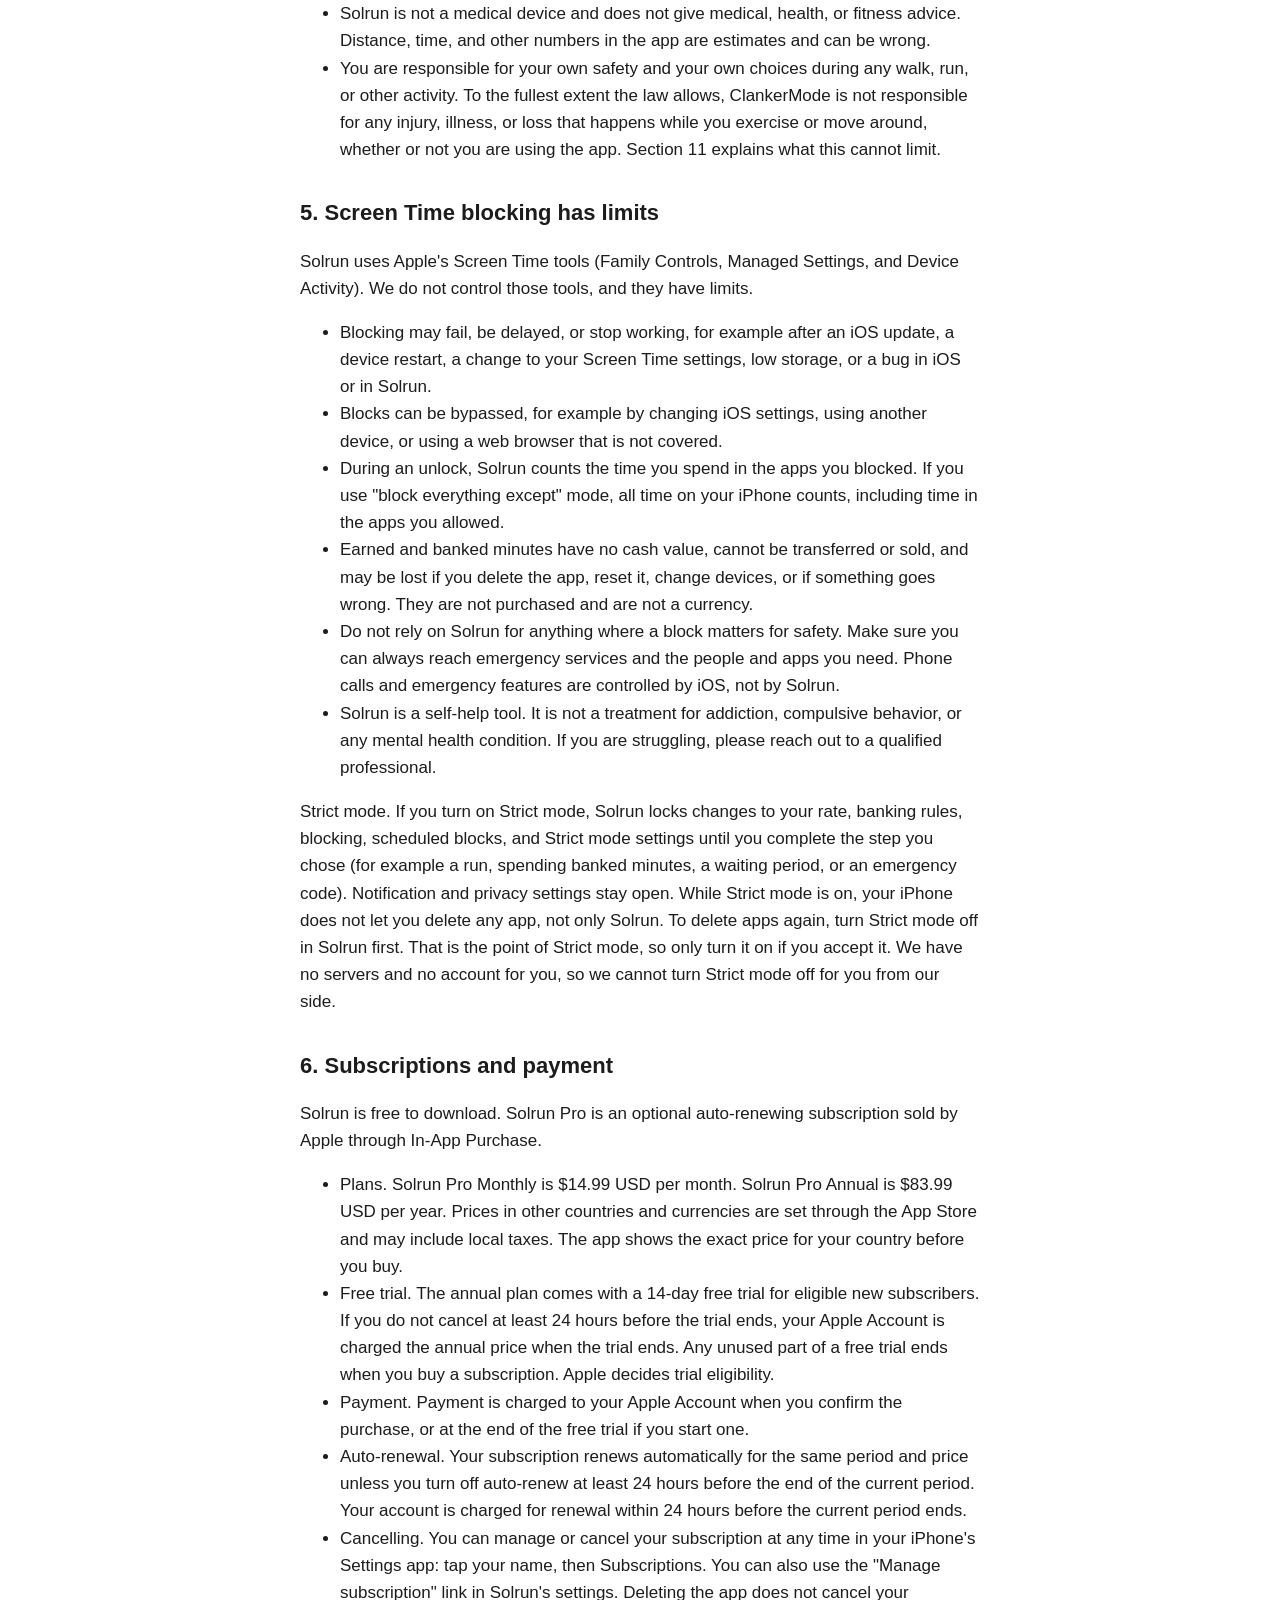
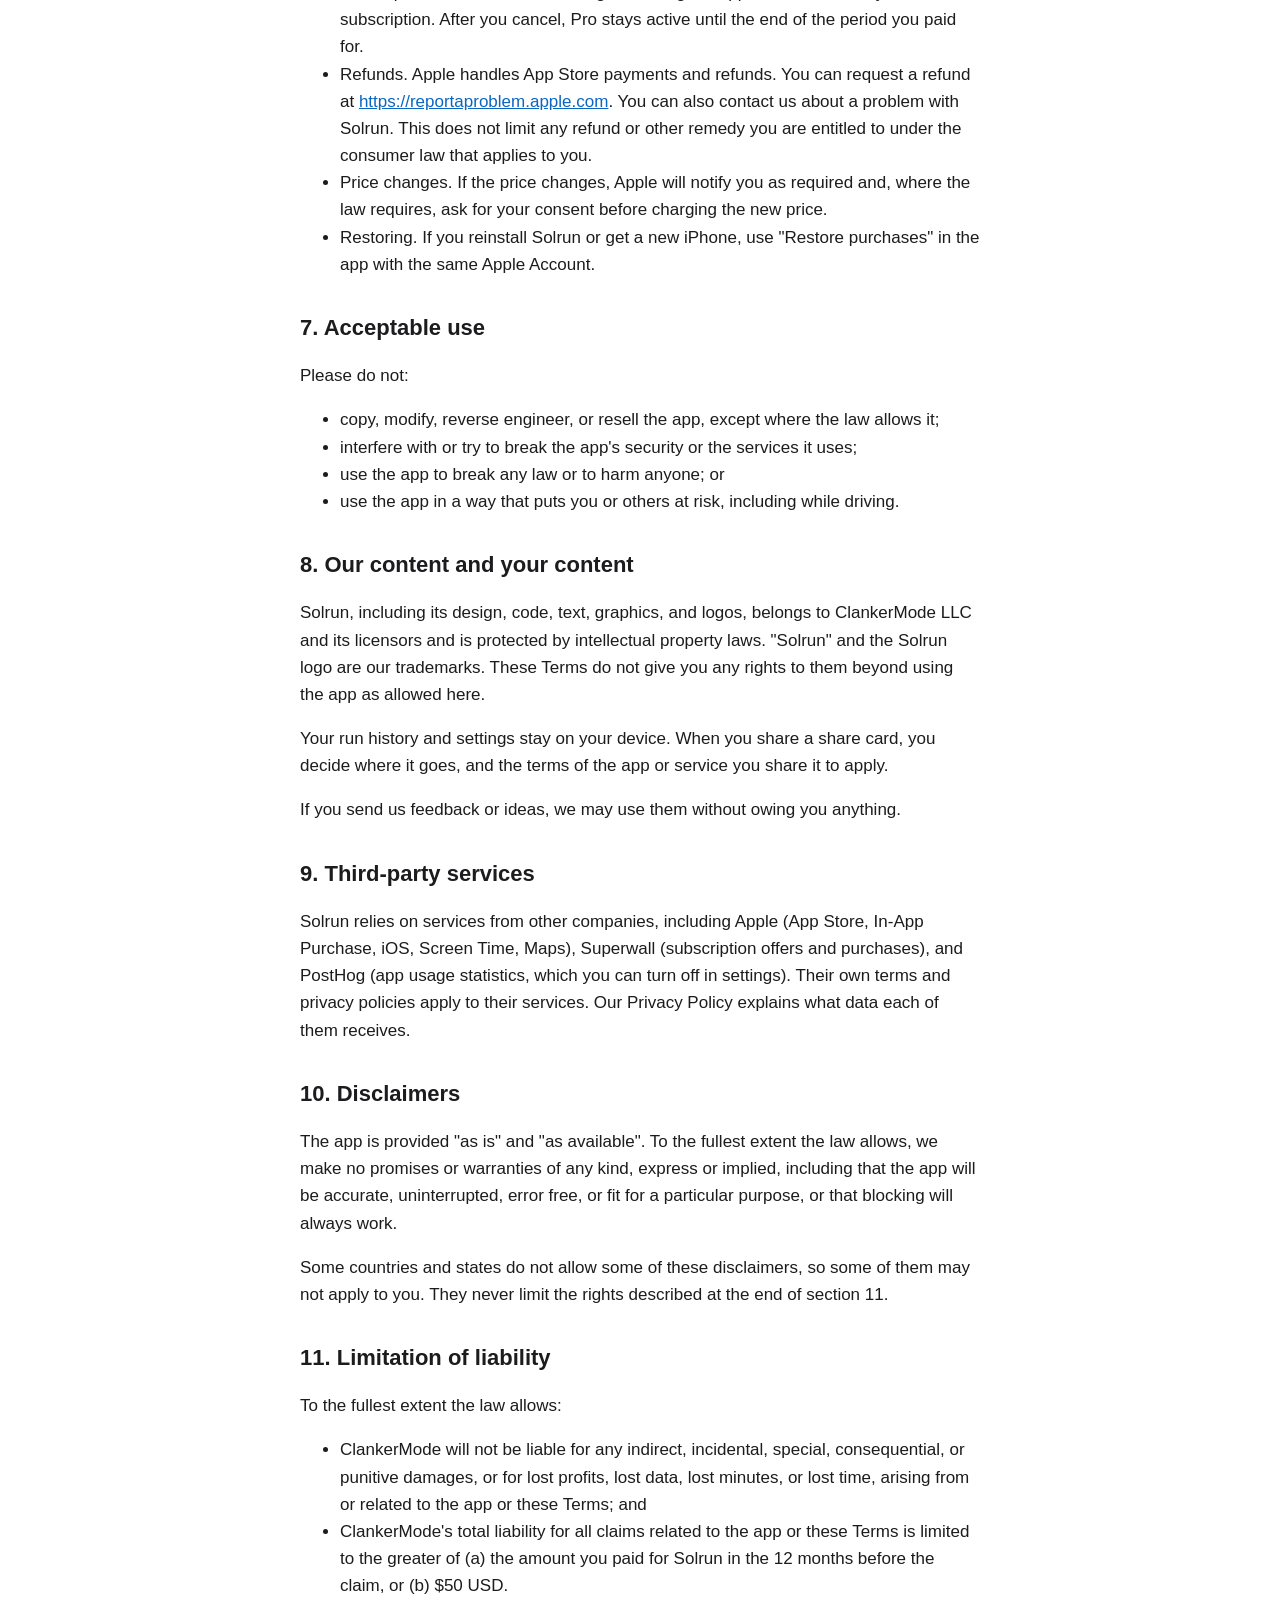
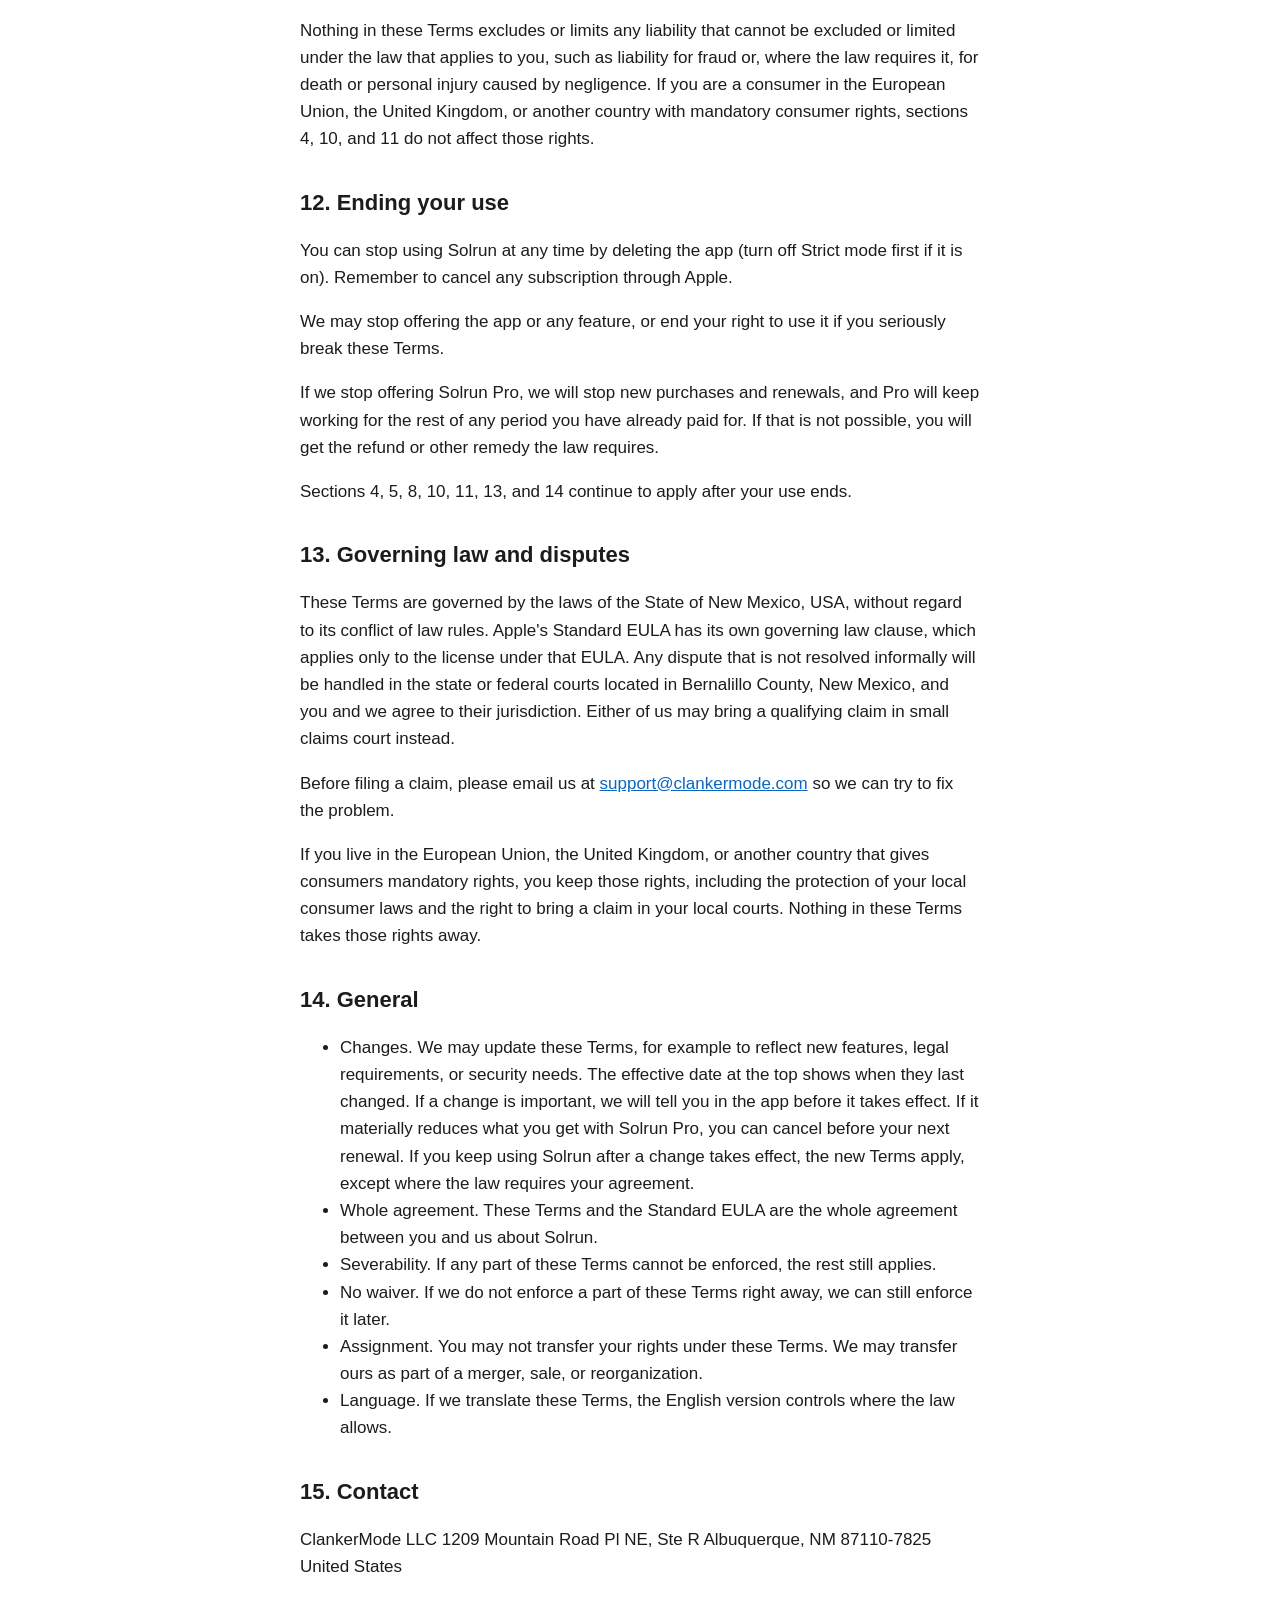
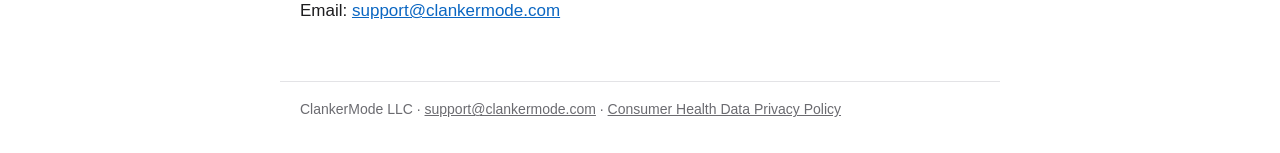
<file: terms/index.html>
<!doctype html>
<html lang="en">
<head>
<meta charset="utf-8">
<meta name="viewport" content="width=device-width, initial-scale=1">
<title>Solrun Terms of Use</title>
<meta name="description" content="The terms for using Solrun.">
<link rel="stylesheet" href="/style.css">
</head>
<body>
<header class="site">
  <a class="brand" href="/">Solrun</a>
  <nav><a href="/privacy/">Privacy</a><a href="/terms/">Terms</a><a href="mailto:support@clankermode.com">Support</a></nav>
</header>
<main>
<h1 id="solrun-terms-of-use">Solrun Terms of Use</h1>
<p>Effective date: October 1, 2026</p>
<p>These Terms of Use ("Terms") are an agreement between you and
ClankerMode LLC, a New Mexico limited liability company ("ClankerMode",
"we", "us"), the company that makes the Solrun app ("Solrun" or "the
app"). By downloading or using Solrun, you agree to these Terms. If you
do not agree, please do not use the app.</p>
<p>Our Privacy Policy at <a
href="https://solrun.app/privacy">https://solrun.app/privacy</a>
explains how Solrun handles personal data. Where the law requires your
consent for something, we ask for it separately in the app.</p>
<h2 id="1-how-these-terms-fit-with-apples-license">1. How these Terms
fit with Apple's license</h2>
<p>You get Solrun from Apple's App Store. Your license to install and
use the app is Apple's Licensed Application End User License Agreement
(the "Standard EULA"), available at <a
href="https://www.apple.com/legal/internet-services/itunes/dev/stdeula/">https://www.apple.com/legal/internet-services/itunes/dev/stdeula/</a>.
ClankerMode LLC, not Apple, is the licensor and is responsible for the
app.</p>
<p>These Terms add the rules that are specific to Solrun. If these Terms
conflict with the Standard EULA, the Standard EULA controls, subject to
any rights you have under the law that applies to you.</p>
<p>Apple is not a party to these Terms and is not responsible for the
app, its content, support, or any claims about it. Apple and its
subsidiaries are third-party beneficiaries of the Standard EULA and may
enforce it against you.</p>
<h2 id="2-who-can-use-solrun">2. Who can use Solrun</h2>
<p>You must be at least 13 years old to use Solrun. If you are under 18,
or under the age of majority where you live, a parent or guardian must
agree to these Terms for you. Solrun is not directed to children under
13.</p>
<h2 id="3-what-solrun-does">3. What Solrun does</h2>
<p>Solrun helps you limit time in apps you choose. You pick apps,
categories, or websites to block with Apple's Screen Time tools. You
earn minutes of access by walking or running, measured on your iPhone
with GPS and motion sensors. You spend those minutes when you open a
blocked app.</p>
<p>Features, rates, and limits may change over time (see section 14).
Some features are free. Others require a Solrun Pro subscription.</p>
<h2 id="4-safety-and-health">4. Safety and health</h2>
<p>Please read this section carefully.</p>
<ul>
<li>Pay attention to your surroundings. Do not look at your phone while
crossing streets, near traffic, on trails, or anywhere it is unsafe.
Obey traffic laws and local rules.</li>
<li>Walk or run only where it is legal and safe, and dress for the
weather and light. Solrun never requires you to go outside at night, in
bad weather, or anywhere you do not feel safe.</li>
<li>Talk to a doctor before starting a new exercise routine, especially
if you are pregnant, have a heart condition, high blood pressure, joint
problems, or any other health condition, or have not exercised in a
while. Stop right away if you feel pain, dizziness, faintness, or
shortness of breath, and get medical help if you need it.</li>
<li>Solrun is not a medical device and does not give medical, health, or
fitness advice. Distance, time, and other numbers in the app are
estimates and can be wrong.</li>
<li>You are responsible for your own safety and your own choices during
any walk, run, or other activity. To the fullest extent the law allows,
ClankerMode is not responsible for any injury, illness, or loss that
happens while you exercise or move around, whether or not you are using
the app. Section 11 explains what this cannot limit.</li>
</ul>
<h2 id="5-screen-time-blocking-has-limits">5. Screen Time blocking has
limits</h2>
<p>Solrun uses Apple's Screen Time tools (Family Controls, Managed
Settings, and Device Activity). We do not control those tools, and they
have limits.</p>
<ul>
<li>Blocking may fail, be delayed, or stop working, for example after an
iOS update, a device restart, a change to your Screen Time settings, low
storage, or a bug in iOS or in Solrun.</li>
<li>Blocks can be bypassed, for example by changing iOS settings, using
another device, or using a web browser that is not covered.</li>
<li>During an unlock, Solrun counts the time you spend in the apps you
blocked. If you use "block everything except" mode, all time on your
iPhone counts, including time in the apps you allowed.</li>
<li>Earned and banked minutes have no cash value, cannot be transferred
or sold, and may be lost if you delete the app, reset it, change
devices, or if something goes wrong. They are not purchased and are not
a currency.</li>
<li>Do not rely on Solrun for anything where a block matters for safety.
Make sure you can always reach emergency services and the people and
apps you need. Phone calls and emergency features are controlled by iOS,
not by Solrun.</li>
<li>Solrun is a self-help tool. It is not a treatment for addiction,
compulsive behavior, or any mental health condition. If you are
struggling, please reach out to a qualified professional.</li>
</ul>
<p>Strict mode. If you turn on Strict mode, Solrun locks changes to your
rate, banking rules, blocking, scheduled blocks, and Strict mode
settings until you complete the step you chose (for example a run,
spending banked minutes, a waiting period, or an emergency code).
Notification and privacy settings stay open. While Strict mode is on,
your iPhone does not let you delete any app, not only Solrun. To delete
apps again, turn Strict mode off in Solrun first. That is the point of
Strict mode, so only turn it on if you accept it. We have no servers and
no account for you, so we cannot turn Strict mode off for you from our
side.</p>
<h2 id="6-subscriptions-and-payment">6. Subscriptions and payment</h2>
<p>Solrun is free to download. Solrun Pro is an optional auto-renewing
subscription sold by Apple through In-App Purchase.</p>
<ul>
<li>Plans. Solrun Pro Monthly is $14.99 USD per month. Solrun Pro Annual
is $83.99 USD per year. Prices in other countries and currencies are set
through the App Store and may include local taxes. The app shows the
exact price for your country before you buy.</li>
<li>Free trial. The annual plan comes with a 14-day free trial for
eligible new subscribers. If you do not cancel at least 24 hours before
the trial ends, your Apple Account is charged the annual price when the
trial ends. Any unused part of a free trial ends when you buy a
subscription. Apple decides trial eligibility.</li>
<li>Payment. Payment is charged to your Apple Account when you confirm
the purchase, or at the end of the free trial if you start one.</li>
<li>Auto-renewal. Your subscription renews automatically for the same
period and price unless you turn off auto-renew at least 24 hours before
the end of the current period. Your account is charged for renewal
within 24 hours before the current period ends.</li>
<li>Cancelling. You can manage or cancel your subscription at any time
in your iPhone's Settings app: tap your name, then Subscriptions. You
can also use the "Manage subscription" link in Solrun's settings.
Deleting the app does not cancel your subscription. After you cancel,
Pro stays active until the end of the period you paid for.</li>
<li>Refunds. Apple handles App Store payments and refunds. You can
request a refund at <a
href="https://reportaproblem.apple.com">https://reportaproblem.apple.com</a>.
You can also contact us about a problem with Solrun. This does not limit
any refund or other remedy you are entitled to under the consumer law
that applies to you.</li>
<li>Price changes. If the price changes, Apple will notify you as
required and, where the law requires, ask for your consent before
charging the new price.</li>
<li>Restoring. If you reinstall Solrun or get a new iPhone, use "Restore
purchases" in the app with the same Apple Account.</li>
</ul>
<h2 id="7-acceptable-use">7. Acceptable use</h2>
<p>Please do not:</p>
<ul>
<li>copy, modify, reverse engineer, or resell the app, except where the
law allows it;</li>
<li>interfere with or try to break the app's security or the services it
uses;</li>
<li>use the app to break any law or to harm anyone; or</li>
<li>use the app in a way that puts you or others at risk, including
while driving.</li>
</ul>
<h2 id="8-our-content-and-your-content">8. Our content and your
content</h2>
<p>Solrun, including its design, code, text, graphics, and logos,
belongs to ClankerMode LLC and its licensors and is protected by
intellectual property laws. "Solrun" and the Solrun logo are our
trademarks. These Terms do not give you any rights to them beyond using
the app as allowed here.</p>
<p>Your run history and settings stay on your device. When you share a
share card, you decide where it goes, and the terms of the app or
service you share it to apply.</p>
<p>If you send us feedback or ideas, we may use them without owing you
anything.</p>
<h2 id="9-third-party-services">9. Third-party services</h2>
<p>Solrun relies on services from other companies, including Apple (App
Store, In-App Purchase, iOS, Screen Time, Maps), Superwall (subscription
offers and purchases), and PostHog (app usage statistics, which you can
turn off in settings). Their own terms and privacy policies apply to
their services. Our Privacy Policy explains what data each of them
receives.</p>
<h2 id="10-disclaimers">10. Disclaimers</h2>
<p>The app is provided "as is" and "as available". To the fullest extent
the law allows, we make no promises or warranties of any kind, express
or implied, including that the app will be accurate, uninterrupted,
error free, or fit for a particular purpose, or that blocking will
always work.</p>
<p>Some countries and states do not allow some of these disclaimers, so
some of them may not apply to you. They never limit the rights described
at the end of section 11.</p>
<h2 id="11-limitation-of-liability">11. Limitation of liability</h2>
<p>To the fullest extent the law allows:</p>
<ul>
<li>ClankerMode will not be liable for any indirect, incidental,
special, consequential, or punitive damages, or for lost profits, lost
data, lost minutes, or lost time, arising from or related to the app or
these Terms; and</li>
<li>ClankerMode's total liability for all claims related to the app or
these Terms is limited to the greater of (a) the amount you paid for
Solrun in the 12 months before the claim, or (b) $50 USD.</li>
</ul>
<p>Nothing in these Terms excludes or limits any liability that cannot
be excluded or limited under the law that applies to you, such as
liability for fraud or, where the law requires it, for death or personal
injury caused by negligence. If you are a consumer in the European
Union, the United Kingdom, or another country with mandatory consumer
rights, sections 4, 10, and 11 do not affect those rights.</p>
<h2 id="12-ending-your-use">12. Ending your use</h2>
<p>You can stop using Solrun at any time by deleting the app (turn off
Strict mode first if it is on). Remember to cancel any subscription
through Apple.</p>
<p>We may stop offering the app or any feature, or end your right to use
it if you seriously break these Terms.</p>
<p>If we stop offering Solrun Pro, we will stop new purchases and
renewals, and Pro will keep working for the rest of any period you have
already paid for. If that is not possible, you will get the refund or
other remedy the law requires.</p>
<p>Sections 4, 5, 8, 10, 11, 13, and 14 continue to apply after your use
ends.</p>
<h2 id="13-governing-law-and-disputes">13. Governing law and
disputes</h2>
<p>These Terms are governed by the laws of the State of New Mexico, USA,
without regard to its conflict of law rules. Apple's Standard EULA has
its own governing law clause, which applies only to the license under
that EULA. Any dispute that is not resolved informally will be handled
in the state or federal courts located in Bernalillo County, New Mexico,
and you and we agree to their jurisdiction. Either of us may bring a
qualifying claim in small claims court instead.</p>
<p>Before filing a claim, please email us at <a
href="mailto:support@clankermode.com">support@clankermode.com</a> so we
can try to fix the problem.</p>
<p>If you live in the European Union, the United Kingdom, or another
country that gives consumers mandatory rights, you keep those rights,
including the protection of your local consumer laws and the right to
bring a claim in your local courts. Nothing in these Terms takes those
rights away.</p>
<h2 id="14-general">14. General</h2>
<ul>
<li>Changes. We may update these Terms, for example to reflect new
features, legal requirements, or security needs. The effective date at
the top shows when they last changed. If a change is important, we will
tell you in the app before it takes effect. If it materially reduces
what you get with Solrun Pro, you can cancel before your next renewal.
If you keep using Solrun after a change takes effect, the new Terms
apply, except where the law requires your agreement.</li>
<li>Whole agreement. These Terms and the Standard EULA are the whole
agreement between you and us about Solrun.</li>
<li>Severability. If any part of these Terms cannot be enforced, the
rest still applies.</li>
<li>No waiver. If we do not enforce a part of these Terms right away, we
can still enforce it later.</li>
<li>Assignment. You may not transfer your rights under these Terms. We
may transfer ours as part of a merger, sale, or reorganization.</li>
<li>Language. If we translate these Terms, the English version controls
where the law allows.</li>
</ul>
<h2 id="15-contact">15. Contact</h2>
<p>ClankerMode LLC 1209 Mountain Road Pl NE, Ste R Albuquerque, NM
87110-7825 United States</p>
<p>Email: <a
href="mailto:support@clankermode.com">support@clankermode.com</a></p>
</main>
<footer class="site">ClankerMode LLC &middot; <a href="mailto:support@clankermode.com">support@clankermode.com</a> &middot; <a href="/health/">Consumer Health Data Privacy Policy</a></footer>
</body>
</html>
</file>
<file: style.css>
:root { color-scheme: light dark; --fg: #1c1c1e; --muted: #6b6b70; --bg: #ffffff; --line: #e3e3e6; --link: #0a66c2; }
@media (prefers-color-scheme: dark) { :root { --fg: #f2f2f4; --muted: #a1a1a8; --bg: #111113; --line: #2c2c30; --link: #6cb2ff; } }
* { box-sizing: border-box; }
body { margin: 0; background: var(--bg); color: var(--fg); font: 17px/1.6 -apple-system, BlinkMacSystemFont, "Segoe UI", Roboto, Helvetica, Arial, sans-serif; -webkit-text-size-adjust: 100%; }
header.site, main, footer.site { max-width: 720px; margin: 0 auto; padding: 0 20px; }
header.site { display: flex; align-items: center; justify-content: space-between; padding-top: 20px; padding-bottom: 12px; border-bottom: 1px solid var(--line); }
header.site .brand { font-weight: 700; font-size: 20px; color: var(--fg); text-decoration: none; }
header.site nav a { margin-left: 16px; color: var(--muted); text-decoration: none; font-size: 15px; }
header.site nav a:hover { color: var(--fg); }
main { padding-top: 12px; padding-bottom: 40px; }
h1 { font-size: 30px; line-height: 1.25; margin: 24px 0 8px; }
h2 { font-size: 22px; margin: 32px 0 8px; }
h3 { font-size: 18px; margin: 24px 0 6px; }
a { color: var(--link); }
table { border-collapse: collapse; width: 100%; margin: 12px 0; font-size: 15px; display: block; overflow-x: auto; }
th, td { border: 1px solid var(--line); padding: 6px 10px; text-align: left; vertical-align: top; }
code { font-size: 0.92em; }
footer.site { color: var(--muted); font-size: 14px; padding-top: 16px; padding-bottom: 32px; border-top: 1px solid var(--line); }
footer.site a { color: var(--muted); }
</file>
